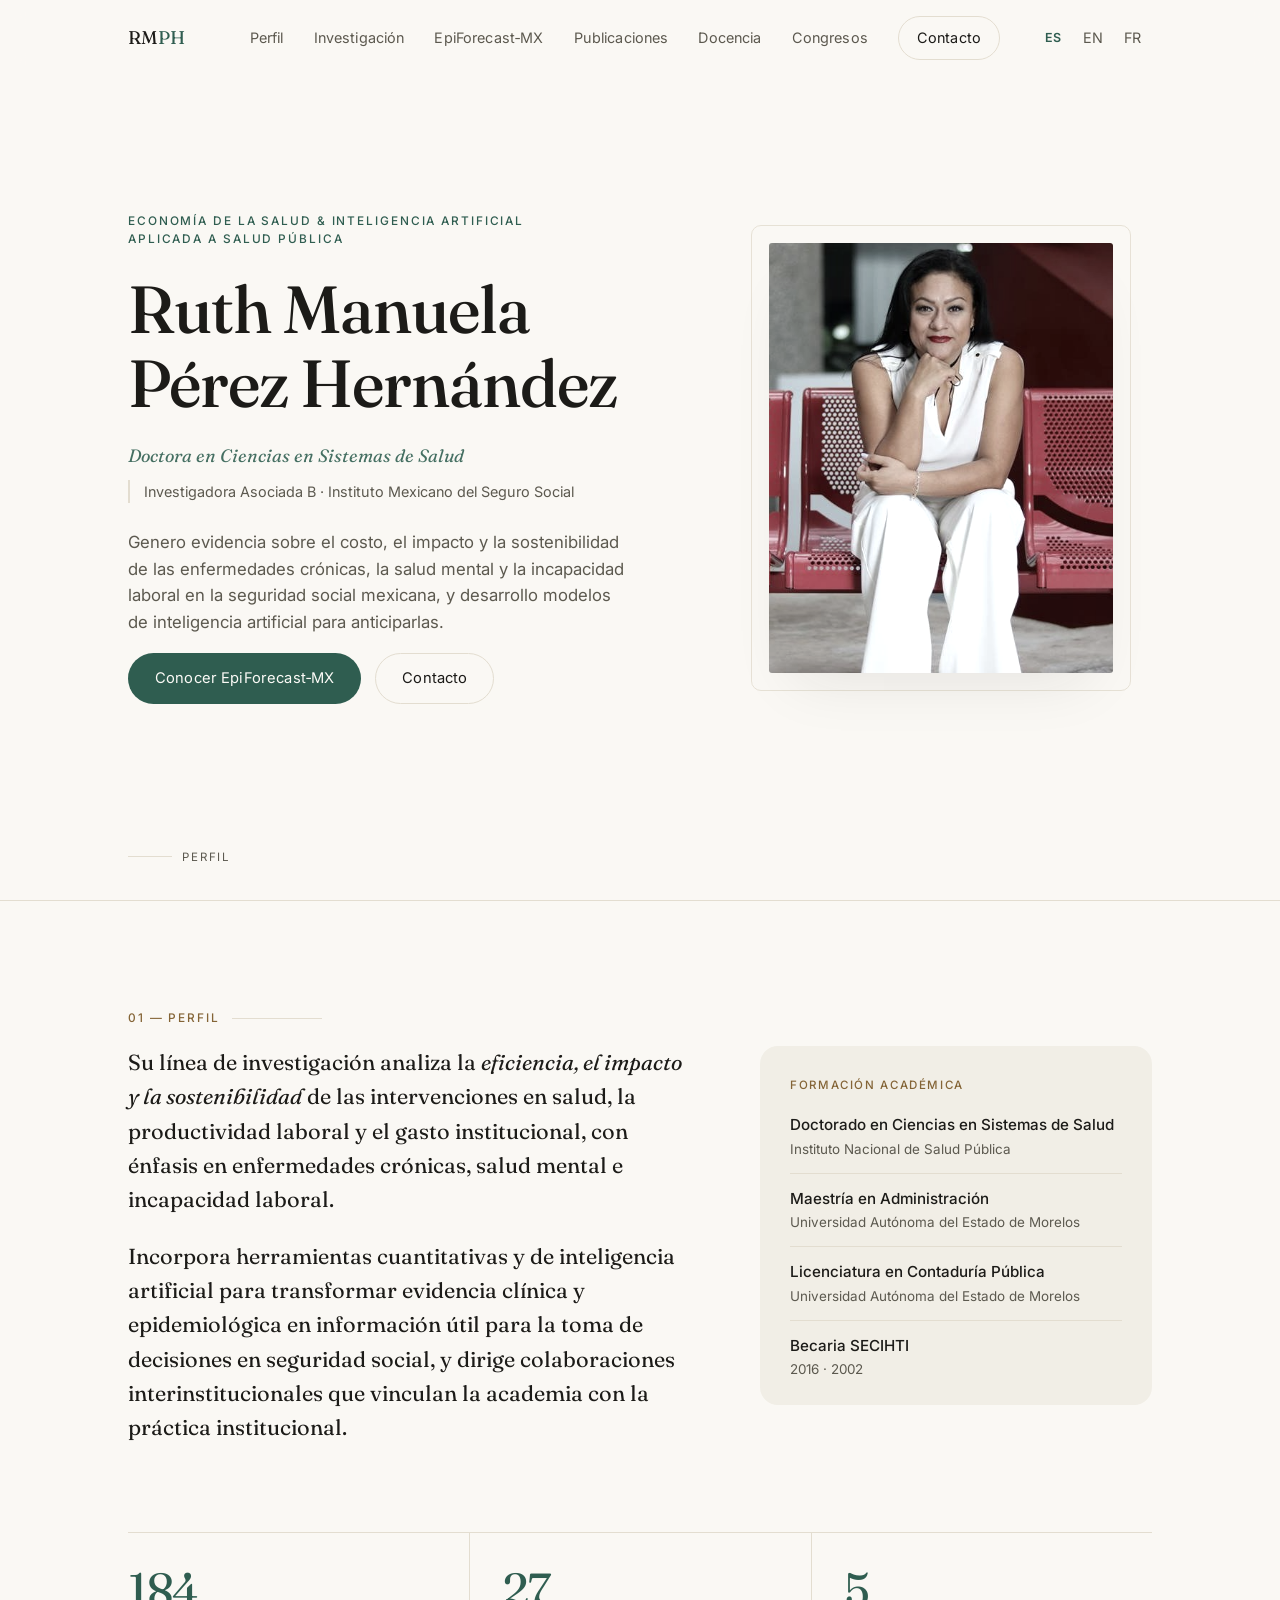
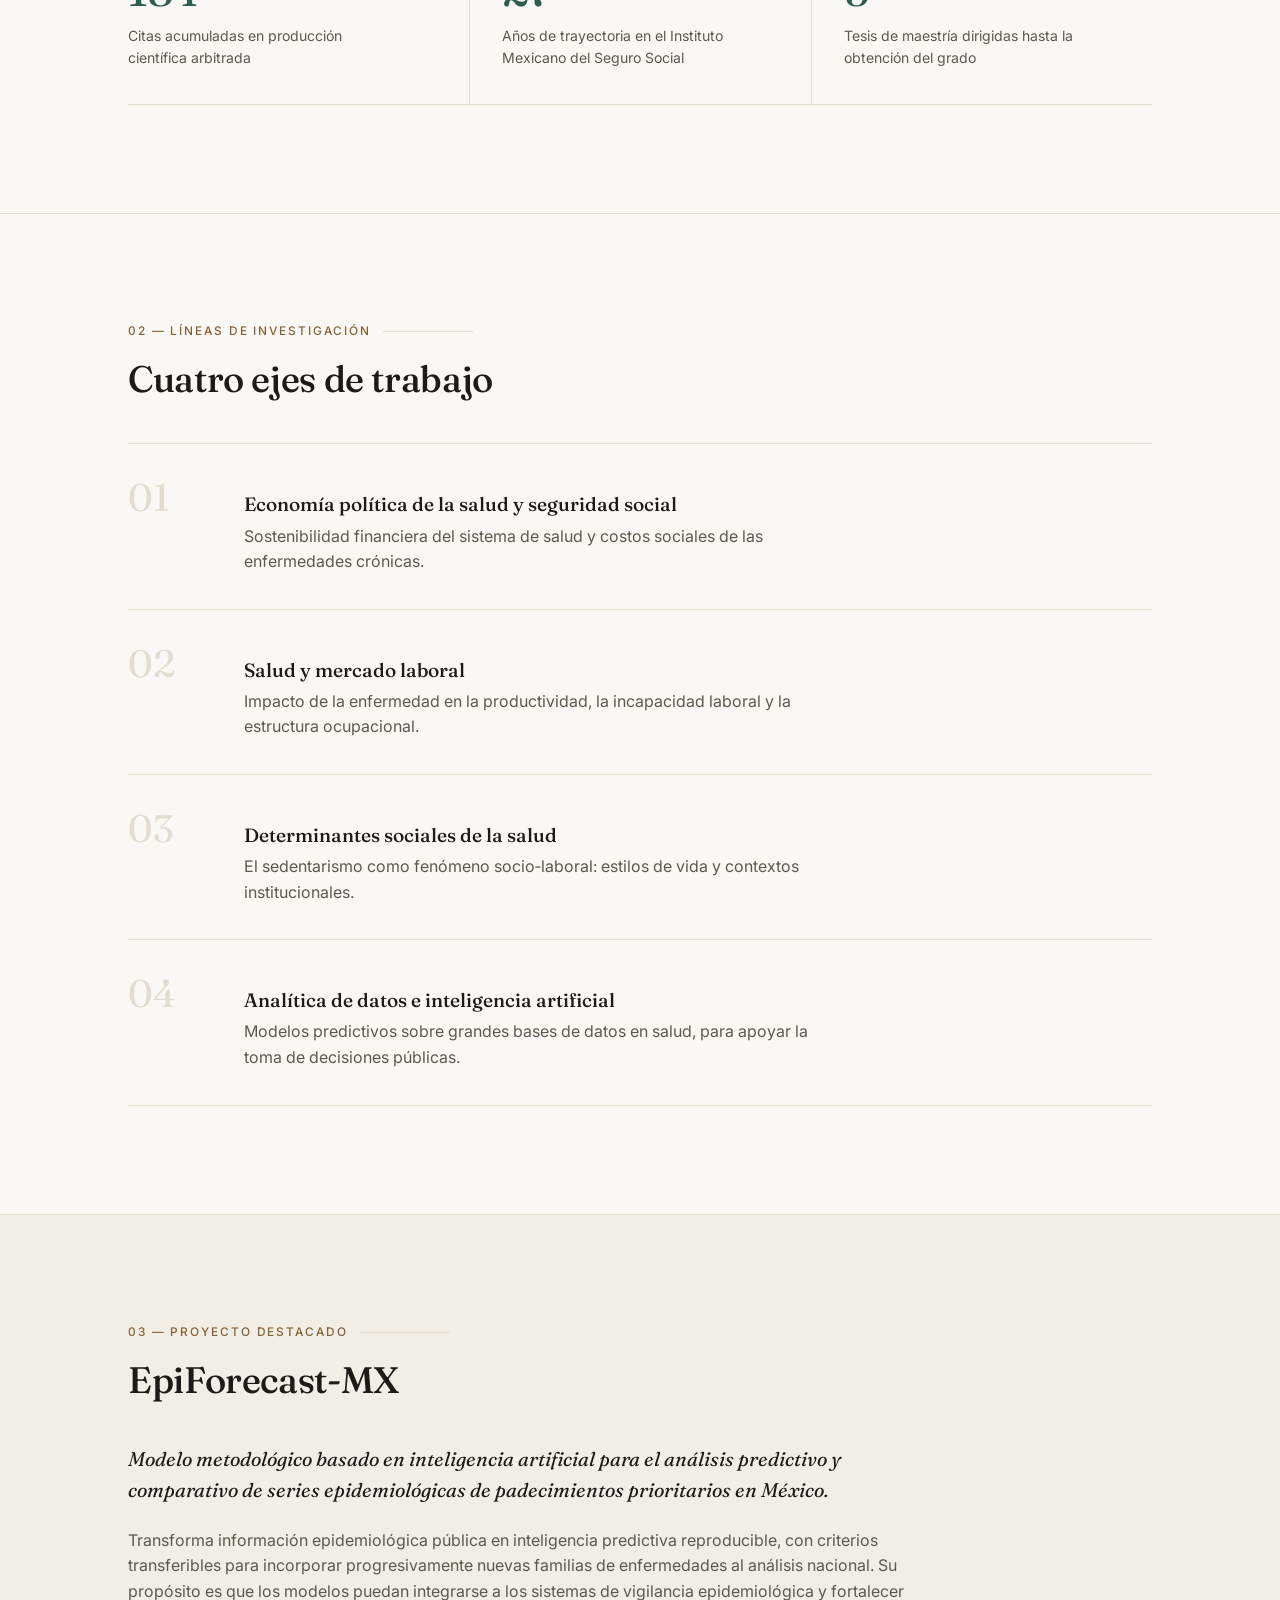
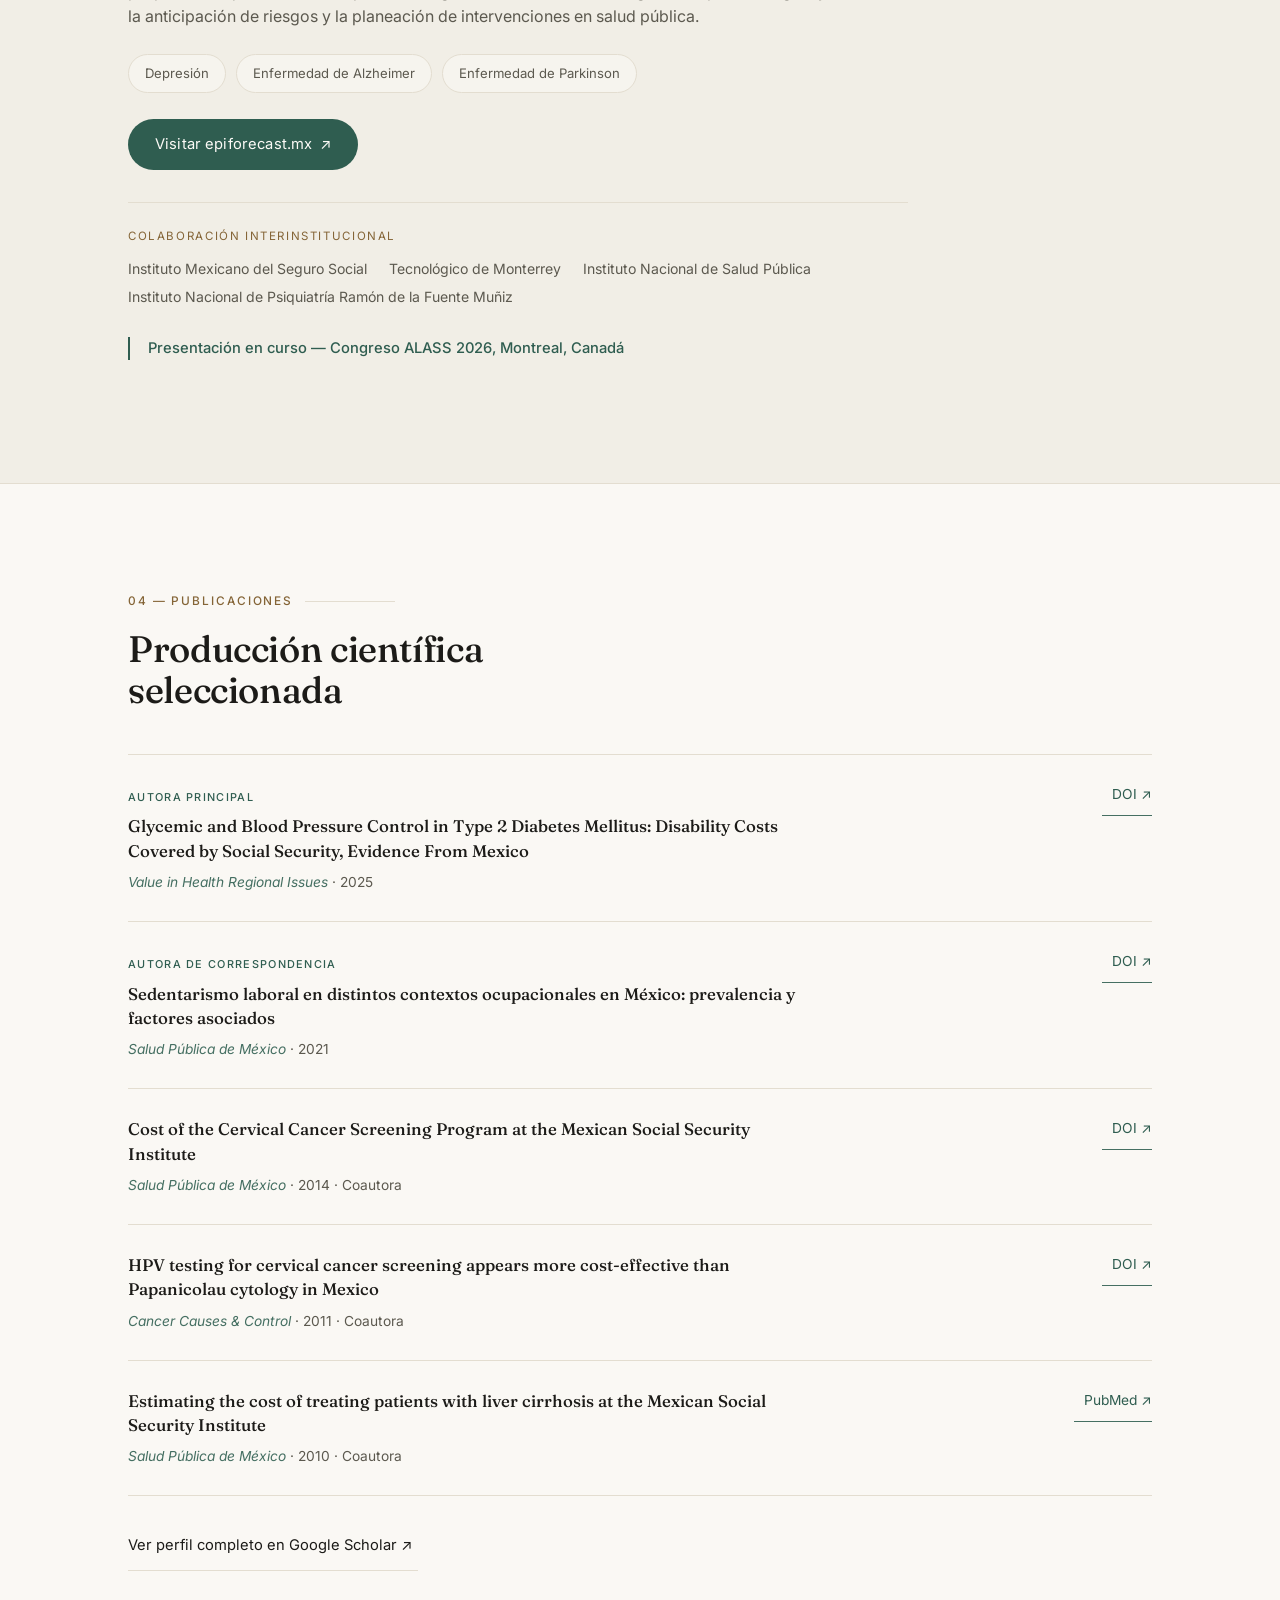
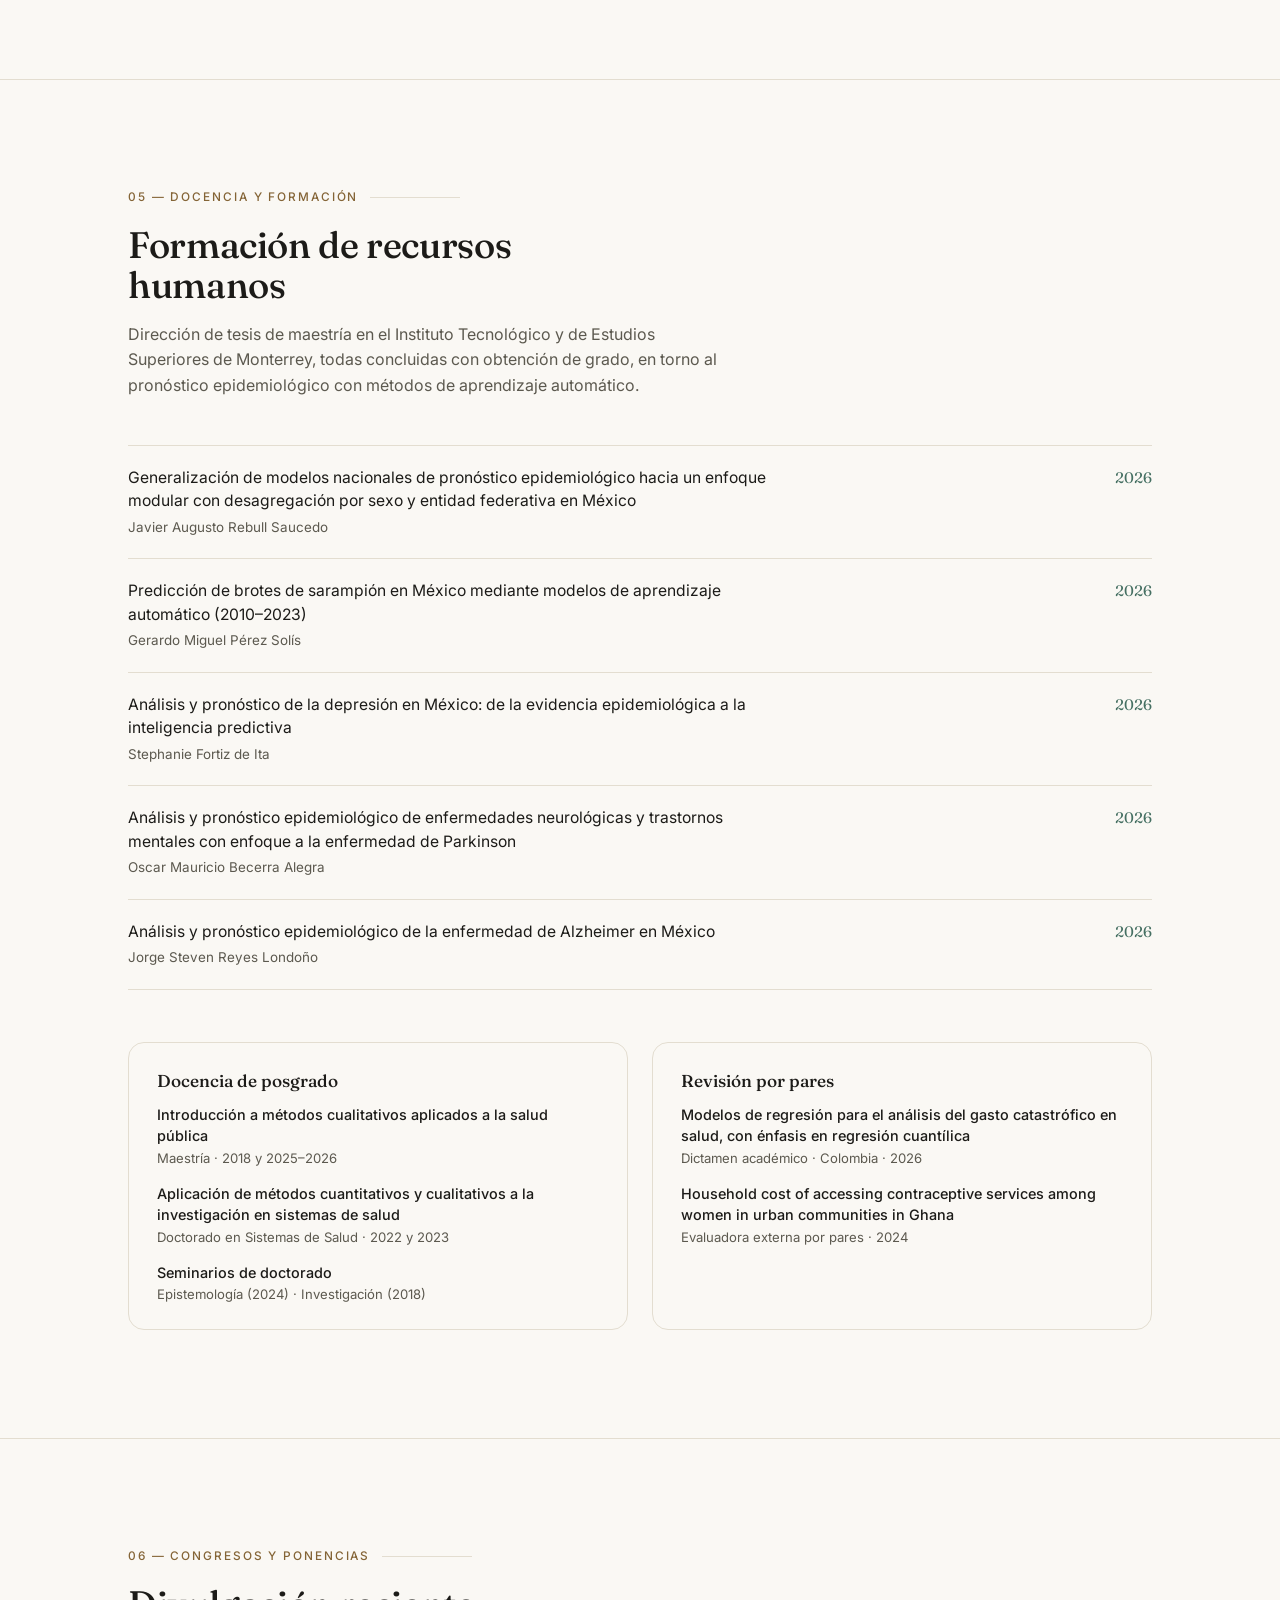
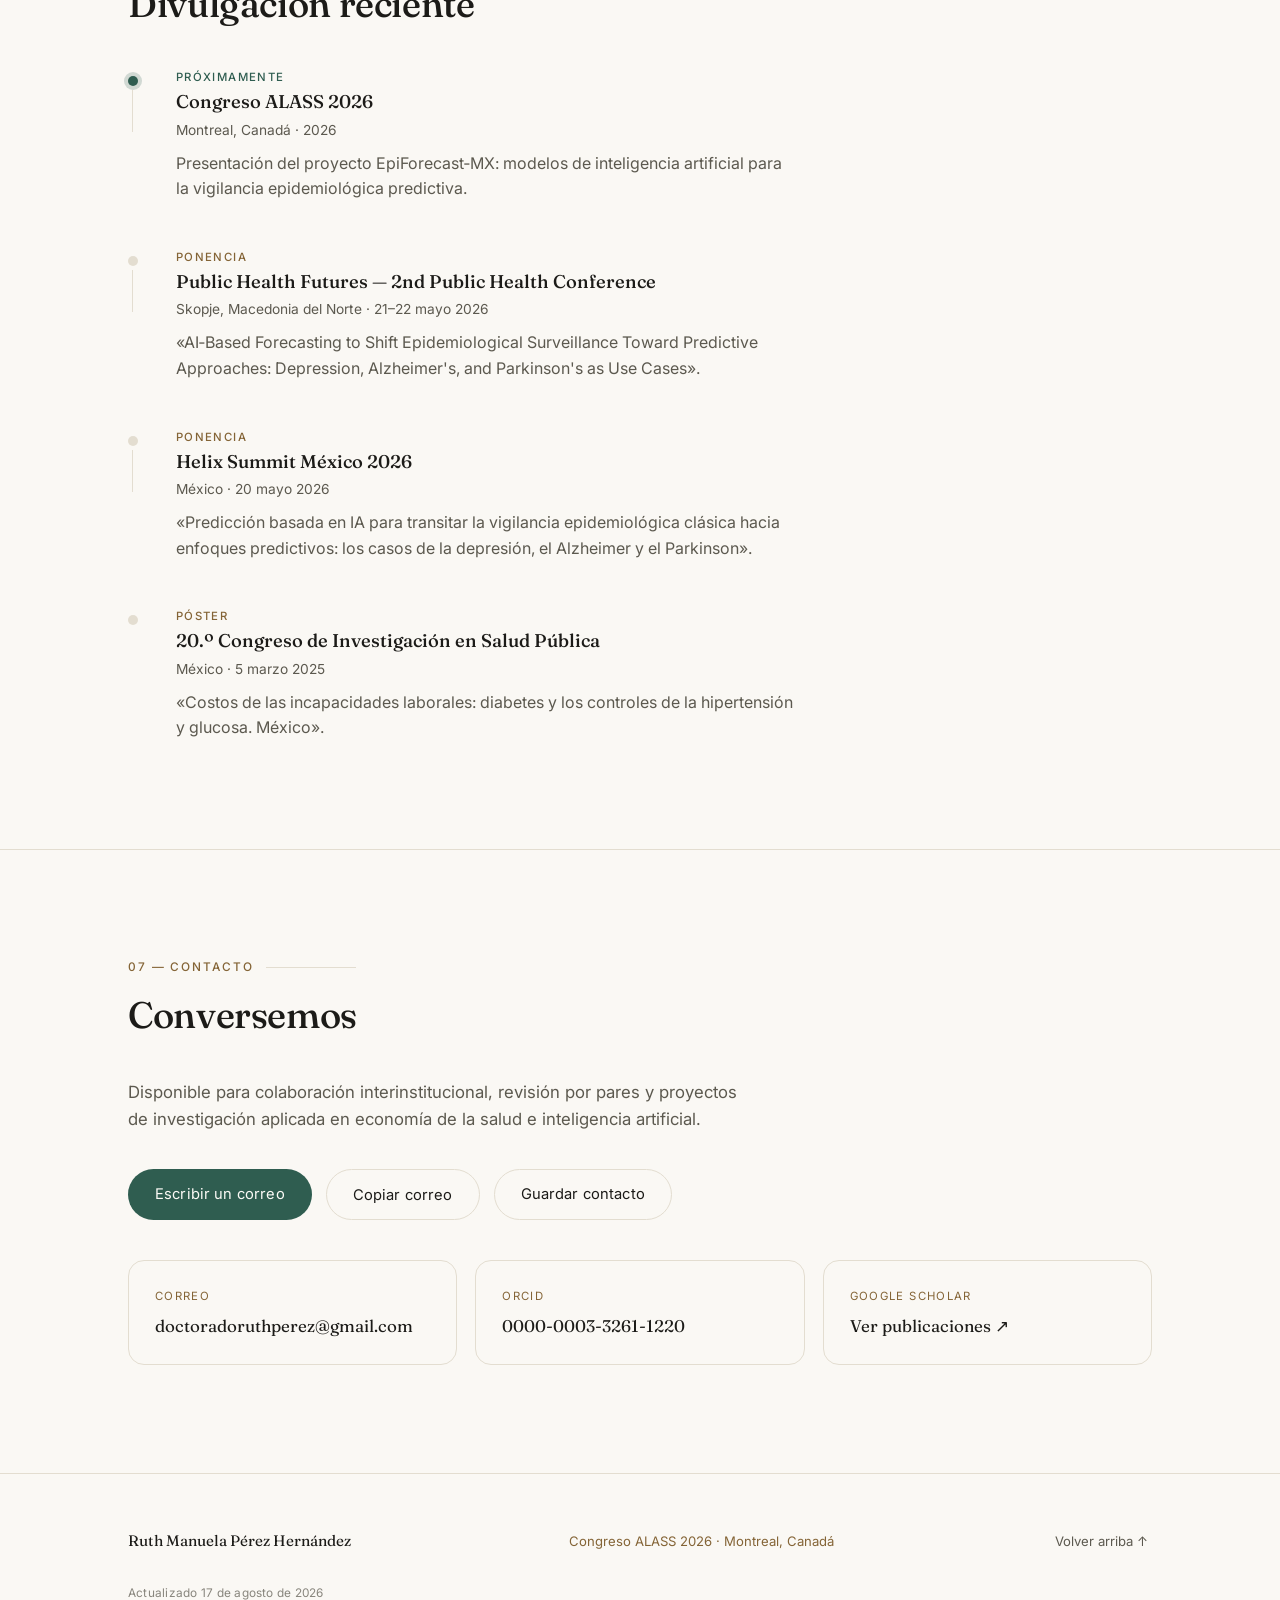
<file: index.html>
<!DOCTYPE html>
<html lang="es">
<head>
<meta charset="UTF-8">
<meta name="viewport" content="width=device-width, initial-scale=1.0">
<title>Ruth Manuela Pérez Hernández — Economía de la Salud &amp; IA aplicada a Salud Pública</title>
<meta name="description" content="Doctora en Ciencias en Sistemas de Salud. Economía de la salud, evaluación de políticas públicas e inteligencia artificial aplicada a la vigilancia epidemiológica. Instituto Mexicano del Seguro Social.">
<meta name="theme-color" content="#faf8f4">
<link rel="canonical" href="https://ruthperez.org/">
<link rel="alternate" hreflang="es" href="https://ruthperez.org/">
<link rel="alternate" hreflang="en" href="https://ruthperez.org/en/">
<link rel="alternate" hreflang="fr" href="https://ruthperez.org/fr/">
<link rel="alternate" hreflang="x-default" href="https://ruthperez.org/">

<meta property="og:type" content="profile">
<meta property="og:locale" content="es_MX">
<meta property="og:title" content="Ruth Manuela Pérez Hernández — Dra. en Ciencias en Sistemas de Salud">
<meta property="og:description" content="Economía de la salud, evaluación de políticas públicas e inteligencia artificial aplicada a la vigilancia epidemiológica.">
<meta property="og:image" content="https://ruthperez.org/assets/ruth-profile.jpg">
<meta name="twitter:card" content="summary">

<link rel="icon" href="data:image/svg+xml,%3Csvg xmlns='http://www.w3.org/2000/svg' viewBox='0 0 64 64'%3E%3Crect width='64' height='64' rx='14' fill='%232f5d50'/%3E%3Ctext x='32' y='42' font-family='Georgia,serif' font-size='28' fill='%23faf8f4' text-anchor='middle'%3ER%3C/text%3E%3C/svg%3E">

<link rel="preconnect" href="https://fonts.googleapis.com">
<link rel="preconnect" href="https://fonts.gstatic.com" crossorigin>
<link href="https://fonts.googleapis.com/css2?family=Fraunces:ital,opsz,wght@0,9..144,300;0,9..144,400;0,9..144,500;0,9..144,600;1,9..144,400;1,9..144,500&family=Inter:wght@300;400;500;600&display=swap" rel="stylesheet">

<link rel="stylesheet" href="styles.css">

<script type="application/ld+json">
{
  "@context": "https://schema.org",
  "@type": "Person",
  "name": "Ruth Manuela Pérez Hernández",
  "honorificPrefix": "Dra.",
  "jobTitle": "Investigadora Asociada B",
  "affiliation": { "@type": "Organization", "name": "Instituto Mexicano del Seguro Social" },
  "email": "mailto:doctoradoruthperez@gmail.com",
  "identifier": "https://orcid.org/0000-0003-3261-1220",
  "sameAs": [
    "https://orcid.org/0000-0003-3261-1220",
    "https://scholar.google.com.mx/citations?user=G9jRzNEAAAAJ"
  ],
  "knowsAbout": ["Economía de la salud", "Evaluación de políticas públicas", "Inteligencia artificial aplicada a la salud pública", "Vigilancia epidemiológica"]
}
</script>
</head>
<body>

<a class="skip-link" href="#perfil">Saltar al contenido</a>

<header class="site-header" id="top">
  <div class="wrap header-inner">
    <a class="brand" href="#top">RM<span>PH</span></a>
    <button class="nav-toggle" id="navToggle" aria-label="Abrir menú" aria-expanded="false" aria-controls="siteNav">
      <span></span><span></span><span></span>
    </button>
    <nav class="site-nav" id="siteNav" aria-label="Navegación principal">
      <a href="#perfil">Perfil</a>
      <a href="#investigacion">Investigación</a>
      <a href="#proyecto">EpiForecast‑MX</a>
      <a href="#publicaciones">Publicaciones</a>
      <a href="#docencia">Docencia</a>
      <a href="#congresos">Congresos</a>
      <a href="#contacto" class="nav-cta">Contacto</a>
      <div class="lang-switch" aria-label="Selector de idioma">
        <span class="lang-current" aria-current="true">ES</span>
        <a href="en/index.html" hreflang="en" lang="en">EN</a>
        <a href="fr/index.html" hreflang="fr" lang="fr">FR</a>
      </div>
    </nav>
  </div>
  <div class="progress-bar" id="progressBar" aria-hidden="true"></div>
</header>

<main>

  <section class="hero wrap">
    <div class="hero-text reveal">
      <p class="eyebrow">Economía de la salud &amp; Inteligencia Artificial aplicada a Salud Pública</p>
      <h1>Ruth Manuela<br>Pérez Hernández</h1>
      <p class="hero-role">Doctora en Ciencias en Sistemas de Salud</p>
      <p class="hero-affil">Investigadora Asociada B · Instituto Mexicano del Seguro Social</p>
      <p class="hero-lede">Genero evidencia sobre el costo, el impacto y la sostenibilidad de las
        enfermedades crónicas, la salud mental y la incapacidad laboral en la
        seguridad social mexicana, y desarrollo modelos de inteligencia
        artificial para anticiparlas.</p>
      <div class="hero-actions">
        <a href="#proyecto" class="btn btn-primary">Conocer EpiForecast‑MX</a>
        <a href="#contacto" class="btn btn-ghost">Contacto</a>
      </div>
    </div>
    <div class="hero-photo reveal">
      <img src="assets/ruth-profile.jpg" alt="Retrato de Ruth Manuela Pérez Hernández" width="480" height="600" fetchpriority="high">
    </div>
    <a class="scroll-cue" href="#perfil"><span class="cue-line"></span>Perfil</a>
  </section>

  <section id="perfil" class="section perfil">
    <div class="wrap">
      <p class="section-label reveal">01 — Perfil</p>
      <div class="perfil-grid">
        <div>
          <p class="perfil-text reveal">Su línea de investigación analiza la <em>eficiencia, el impacto y la
            sostenibilidad</em> de las intervenciones en salud, la productividad
            laboral y el gasto institucional, con énfasis en enfermedades
            crónicas, salud mental e incapacidad laboral.</p>
          <p class="perfil-text reveal">Incorpora herramientas cuantitativas y de inteligencia artificial para
            transformar evidencia clínica y epidemiológica en información útil
            para la toma de decisiones en seguridad social, y dirige
            colaboraciones interinstitucionales que vinculan la academia con la
            práctica institucional.</p>
        </div>
        <aside class="formacion-panel reveal">
          <p class="panel-heading">Formación académica</p>
          <dl class="formacion">
            <div>
              <dt>Doctorado en Ciencias en Sistemas de Salud</dt>
              <dd>Instituto Nacional de Salud Pública</dd>
            </div>
            <div>
              <dt>Maestría en Administración</dt>
              <dd>Universidad Autónoma del Estado de Morelos</dd>
            </div>
            <div>
              <dt>Licenciatura en Contaduría Pública</dt>
              <dd>Universidad Autónoma del Estado de Morelos</dd>
            </div>
            <div>
              <dt>Becaria SECIHTI</dt>
              <dd>2016 · 2002</dd>
            </div>
          </dl>
        </aside>
      </div>

      <div class="stats-band reveal">
        <div class="stat">
          <span class="stat-num">184</span>
          <span class="stat-label">Citas acumuladas en producción científica arbitrada</span>
        </div>
        <div class="stat">
          <span class="stat-num">27</span>
          <span class="stat-label">Años de trayectoria en el Instituto Mexicano del Seguro Social</span>
        </div>
        <div class="stat">
          <span class="stat-num">5</span>
          <span class="stat-label">Tesis de maestría dirigidas hasta la obtención del grado</span>
        </div>
      </div>
    </div>
  </section>

  <section id="investigacion" class="section investigacion">
    <div class="wrap">
      <p class="section-label reveal">02 — Líneas de investigación</p>
      <h2 class="section-title reveal">Cuatro ejes de trabajo</h2>
      <ol class="lineas">
        <li class="reveal">
          <span class="linea-num">01</span>
          <div>
            <h3>Economía política de la salud y seguridad social</h3>
            <p>Sostenibilidad financiera del sistema de salud y costos sociales de las enfermedades crónicas.</p>
          </div>
        </li>
        <li class="reveal">
          <span class="linea-num">02</span>
          <div>
            <h3>Salud y mercado laboral</h3>
            <p>Impacto de la enfermedad en la productividad, la incapacidad laboral y la estructura ocupacional.</p>
          </div>
        </li>
        <li class="reveal">
          <span class="linea-num">03</span>
          <div>
            <h3>Determinantes sociales de la salud</h3>
            <p>El sedentarismo como fenómeno socio‑laboral: estilos de vida y contextos institucionales.</p>
          </div>
        </li>
        <li class="reveal">
          <span class="linea-num">04</span>
          <div>
            <h3>Analítica de datos e inteligencia artificial</h3>
            <p>Modelos predictivos sobre grandes bases de datos en salud, para apoyar la toma de decisiones públicas.</p>
          </div>
        </li>
      </ol>
    </div>
  </section>

  <section id="proyecto" class="section proyecto">
    <div class="wrap proyecto-grid">
      <div class="reveal">
        <p class="section-label">03 — Proyecto destacado</p>
        <h2 class="section-title">EpiForecast‑MX</h2>
        <p class="proyecto-sub">Modelo metodológico basado en inteligencia artificial para el análisis
          predictivo y comparativo de series epidemiológicas de padecimientos
          prioritarios en México.</p>
        <p>Transforma información epidemiológica pública en inteligencia
          predictiva reproducible, con criterios transferibles para incorporar
          progresivamente nuevas familias de enfermedades al análisis nacional.
          Su propósito es que los modelos puedan integrarse a los sistemas de
          vigilancia epidemiológica y fortalecer la anticipación de riesgos y la
          planeación de intervenciones en salud pública.</p>
        <ul class="tag-list">
          <li>Depresión</li>
          <li>Enfermedad de Alzheimer</li>
          <li>Enfermedad de Parkinson</li>
        </ul>
        <p class="proyecto-cta">
          <a class="btn btn-primary" href="https://epiforecast.mx/" target="_blank" rel="noopener">
            Visitar epiforecast.mx <span aria-hidden="true">↗</span>
          </a>
        </p>
        <div class="partners">
          <p class="partners-label">Colaboración interinstitucional</p>
          <ul>
            <li>Instituto Mexicano del Seguro Social</li>
            <li>Tecnológico de Monterrey</li>
            <li>Instituto Nacional de Salud Pública</li>
            <li>Instituto Nacional de Psiquiatría Ramón de la Fuente Muñiz</li>
          </ul>
        </div>
        <p class="proyecto-status">Presentación en curso — Congreso ALASS 2026, Montreal, Canadá</p>
      </div>
    </div>
  </section>

  <section id="publicaciones" class="section publicaciones">
    <div class="wrap">
      <p class="section-label reveal">04 — Publicaciones</p>
      <h2 class="section-title reveal">Producción científica seleccionada</h2>
      <ul class="pub-list">
        <li class="reveal">
          <div class="pub-main">
            <span class="pub-badge">Autora principal</span>
            <h3>Glycemic and Blood Pressure Control in Type 2 Diabetes Mellitus: Disability Costs Covered by Social Security, Evidence From Mexico</h3>
            <p class="pub-meta"><em>Value in Health Regional Issues</em> · 2025</p>
          </div>
          <a class="pub-link" href="https://doi.org/10.1016/j.vhri.2024.101071" target="_blank" rel="noopener">DOI ↗</a>
        </li>
        <li class="reveal">
          <div class="pub-main">
            <span class="pub-badge">Autora de correspondencia</span>
            <h3>Sedentarismo laboral en distintos contextos ocupacionales en México: prevalencia y factores asociados</h3>
            <p class="pub-meta"><em>Salud Pública de México</em> · 2021</p>
          </div>
          <a class="pub-link" href="https://doi.org/10.21149/12541" target="_blank" rel="noopener">DOI ↗</a>
        </li>
        <li class="reveal">
          <div class="pub-main">
            <h3>Cost of the Cervical Cancer Screening Program at the Mexican Social Security Institute</h3>
            <p class="pub-meta"><em>Salud Pública de México</em> · 2014 · Coautora</p>
          </div>
          <a class="pub-link" href="https://doi.org/10.21149/spm.v56i5.7375" target="_blank" rel="noopener">DOI ↗</a>
        </li>
        <li class="reveal">
          <div class="pub-main">
            <h3>HPV testing for cervical cancer screening appears more cost‑effective than Papanicolau cytology in Mexico</h3>
            <p class="pub-meta"><em>Cancer Causes &amp; Control</em> · 2011 · Coautora</p>
          </div>
          <a class="pub-link" href="https://doi.org/10.1007/s10552-010-9694-3" target="_blank" rel="noopener">DOI ↗</a>
        </li>
        <li class="reveal">
          <div class="pub-main">
            <h3>Estimating the cost of treating patients with liver cirrhosis at the Mexican Social Security Institute</h3>
            <p class="pub-meta"><em>Salud Pública de México</em> · 2010 · Coautora</p>
          </div>
          <a class="pub-link" href="https://pubmed.ncbi.nlm.nih.gov/21271007/" target="_blank" rel="noopener">PubMed ↗</a>
        </li>
      </ul>
      <a class="scholar-link reveal" href="https://scholar.google.com.mx/citations?user=G9jRzNEAAAAJ&hl=es" target="_blank" rel="noopener">Ver perfil completo en Google Scholar ↗</a>
    </div>
  </section>

  <section id="docencia" class="section docencia">
    <div class="wrap">
      <p class="section-label reveal">05 — Docencia y formación</p>
      <h2 class="section-title reveal">Formación de recursos humanos</h2>
      <p class="section-intro reveal">Dirección de tesis de maestría en el Instituto Tecnológico y de Estudios
        Superiores de Monterrey, todas concluidas con obtención de grado, en
        torno al pronóstico epidemiológico con métodos de aprendizaje automático.</p>
      <ul class="tesis-list">
        <li class="reveal">
          <div>
            <p class="tesis-title">Generalización de modelos nacionales de pronóstico epidemiológico hacia un enfoque modular con desagregación por sexo y entidad federativa en México</p>
            <p class="tesis-author">Javier Augusto Rebull Saucedo</p>
          </div>
          <span class="tesis-year">2026</span>
        </li>
        <li class="reveal">
          <div>
            <p class="tesis-title">Predicción de brotes de sarampión en México mediante modelos de aprendizaje automático (2010–2023)</p>
            <p class="tesis-author">Gerardo Miguel Pérez Solís</p>
          </div>
          <span class="tesis-year">2026</span>
        </li>
        <li class="reveal">
          <div>
            <p class="tesis-title">Análisis y pronóstico de la depresión en México: de la evidencia epidemiológica a la inteligencia predictiva</p>
            <p class="tesis-author">Stephanie Fortiz de Ita</p>
          </div>
          <span class="tesis-year">2026</span>
        </li>
        <li class="reveal">
          <div>
            <p class="tesis-title">Análisis y pronóstico epidemiológico de enfermedades neurológicas y trastornos mentales con enfoque a la enfermedad de Parkinson</p>
            <p class="tesis-author">Oscar Mauricio Becerra Alegra</p>
          </div>
          <span class="tesis-year">2026</span>
        </li>
        <li class="reveal">
          <div>
            <p class="tesis-title">Análisis y pronóstico epidemiológico de la enfermedad de Alzheimer en México</p>
            <p class="tesis-author">Jorge Steven Reyes Londoño</p>
          </div>
          <span class="tesis-year">2026</span>
        </li>
      </ul>

      <div class="docencia-grid">
        <div class="docencia-card reveal">
          <h3>Docencia de posgrado</h3>
          <ul>
            <li>
              <strong>Introducción a métodos cualitativos aplicados a la salud pública</strong>
              <span class="meta">Maestría · 2018 y 2025–2026</span>
            </li>
            <li>
              <strong>Aplicación de métodos cuantitativos y cualitativos a la investigación en sistemas de salud</strong>
              <span class="meta">Doctorado en Sistemas de Salud · 2022 y 2023</span>
            </li>
            <li>
              <strong>Seminarios de doctorado</strong>
              <span class="meta">Epistemología (2024) · Investigación (2018)</span>
            </li>
          </ul>
        </div>
        <div class="docencia-card reveal">
          <h3>Revisión por pares</h3>
          <ul>
            <li>
              <strong>Modelos de regresión para el análisis del gasto catastrófico en salud, con énfasis en regresión cuantílica</strong>
              <span class="meta">Dictamen académico · Colombia · 2026</span>
            </li>
            <li>
              <strong>Household cost of accessing contraceptive services among women in urban communities in Ghana</strong>
              <span class="meta">Evaluadora externa por pares · 2024</span>
            </li>
          </ul>
        </div>
      </div>
    </div>
  </section>

  <section id="congresos" class="section congresos">
    <div class="wrap">
      <p class="section-label reveal">06 — Congresos y ponencias</p>
      <h2 class="section-title reveal">Divulgación reciente</h2>
      <ol class="timeline">
        <li class="reveal is-upcoming">
          <div class="tl-marker"></div>
          <div class="tl-content">
            <p class="tl-tag">Próximamente</p>
            <h3>Congreso ALASS 2026</h3>
            <p class="tl-meta">Montreal, Canadá · 2026</p>
            <p>Presentación del proyecto EpiForecast‑MX: modelos de inteligencia artificial para la vigilancia epidemiológica predictiva.</p>
          </div>
        </li>
        <li class="reveal">
          <div class="tl-marker"></div>
          <div class="tl-content">
            <p class="tl-tag">Ponencia</p>
            <h3>Public Health Futures — 2nd Public Health Conference</h3>
            <p class="tl-meta">Skopje, Macedonia del Norte · 21–22 mayo 2026</p>
            <p>«AI‑Based Forecasting to Shift Epidemiological Surveillance Toward Predictive Approaches: Depression, Alzheimer's, and Parkinson's as Use Cases».</p>
          </div>
        </li>
        <li class="reveal">
          <div class="tl-marker"></div>
          <div class="tl-content">
            <p class="tl-tag">Ponencia</p>
            <h3>Helix Summit México 2026</h3>
            <p class="tl-meta">México · 20 mayo 2026</p>
            <p>«Predicción basada en IA para transitar la vigilancia epidemiológica clásica hacia enfoques predictivos: los casos de la depresión, el Alzheimer y el Parkinson».</p>
          </div>
        </li>
        <li class="reveal">
          <div class="tl-marker"></div>
          <div class="tl-content">
            <p class="tl-tag">Póster</p>
            <h3>20.º Congreso de Investigación en Salud Pública</h3>
            <p class="tl-meta">México · 5 marzo 2025</p>
            <p>«Costos de las incapacidades laborales: diabetes y los controles de la hipertensión y glucosa. México».</p>
          </div>
        </li>
      </ol>
    </div>
  </section>

  <section id="contacto" class="section contacto">
    <div class="wrap">
      <p class="section-label reveal">07 — Contacto</p>
      <h2 class="section-title reveal">Conversemos</h2>
      <p class="contacto-lede reveal">Disponible para colaboración interinstitucional, revisión por pares
        y proyectos de investigación aplicada en economía de la salud e
        inteligencia artificial.</p>

      <div class="contact-actions reveal">
        <a class="btn btn-primary" href="mailto:doctoradoruthperez@gmail.com">Escribir un correo</a>
        <button class="btn btn-ghost copy-btn" id="copyEmail" type="button"
                data-email="doctoradoruthperez@gmail.com"
                data-copied="Correo copiado">
          Copiar correo
          <span class="copied" aria-hidden="true">Copiado</span>
        </button>
        <a class="btn btn-ghost" href="assets/ruth-perez-hernandez.vcf" download>Guardar contacto</a>
      </div>

      <div class="contact-grid reveal">
        <a class="contact-card" href="mailto:doctoradoruthperez@gmail.com">
          <span class="contact-label">Correo</span>
          <span class="contact-value">doctoradoruthperez@gmail.com</span>
        </a>
        <a class="contact-card" href="https://orcid.org/0000-0003-3261-1220" target="_blank" rel="noopener">
          <span class="contact-label">ORCID</span>
          <span class="contact-value">0000‑0003‑3261‑1220</span>
        </a>
        <a class="contact-card" href="https://scholar.google.com.mx/citations?user=G9jRzNEAAAAJ&hl=es" target="_blank" rel="noopener">
          <span class="contact-label">Google Scholar</span>
          <span class="contact-value">Ver publicaciones ↗</span>
        </a>
      </div>
    </div>
  </section>

</main>

<footer class="site-footer">
  <div class="wrap footer-inner">
    <p class="footer-name">Ruth Manuela Pérez Hernández</p>
    <p class="footer-note">Congreso ALASS 2026 · Montreal, Canadá</p>
    <a class="to-top" href="#top">Volver arriba ↑</a>
  </div>
  <div class="wrap footer-meta">
    <p>Actualizado <time id="lastUpdated" datetime="2026-08-17">2026-08-17</time></p>
  </div>
</footer>

<script src="script.js"></script>
</body>
</html>
</file>
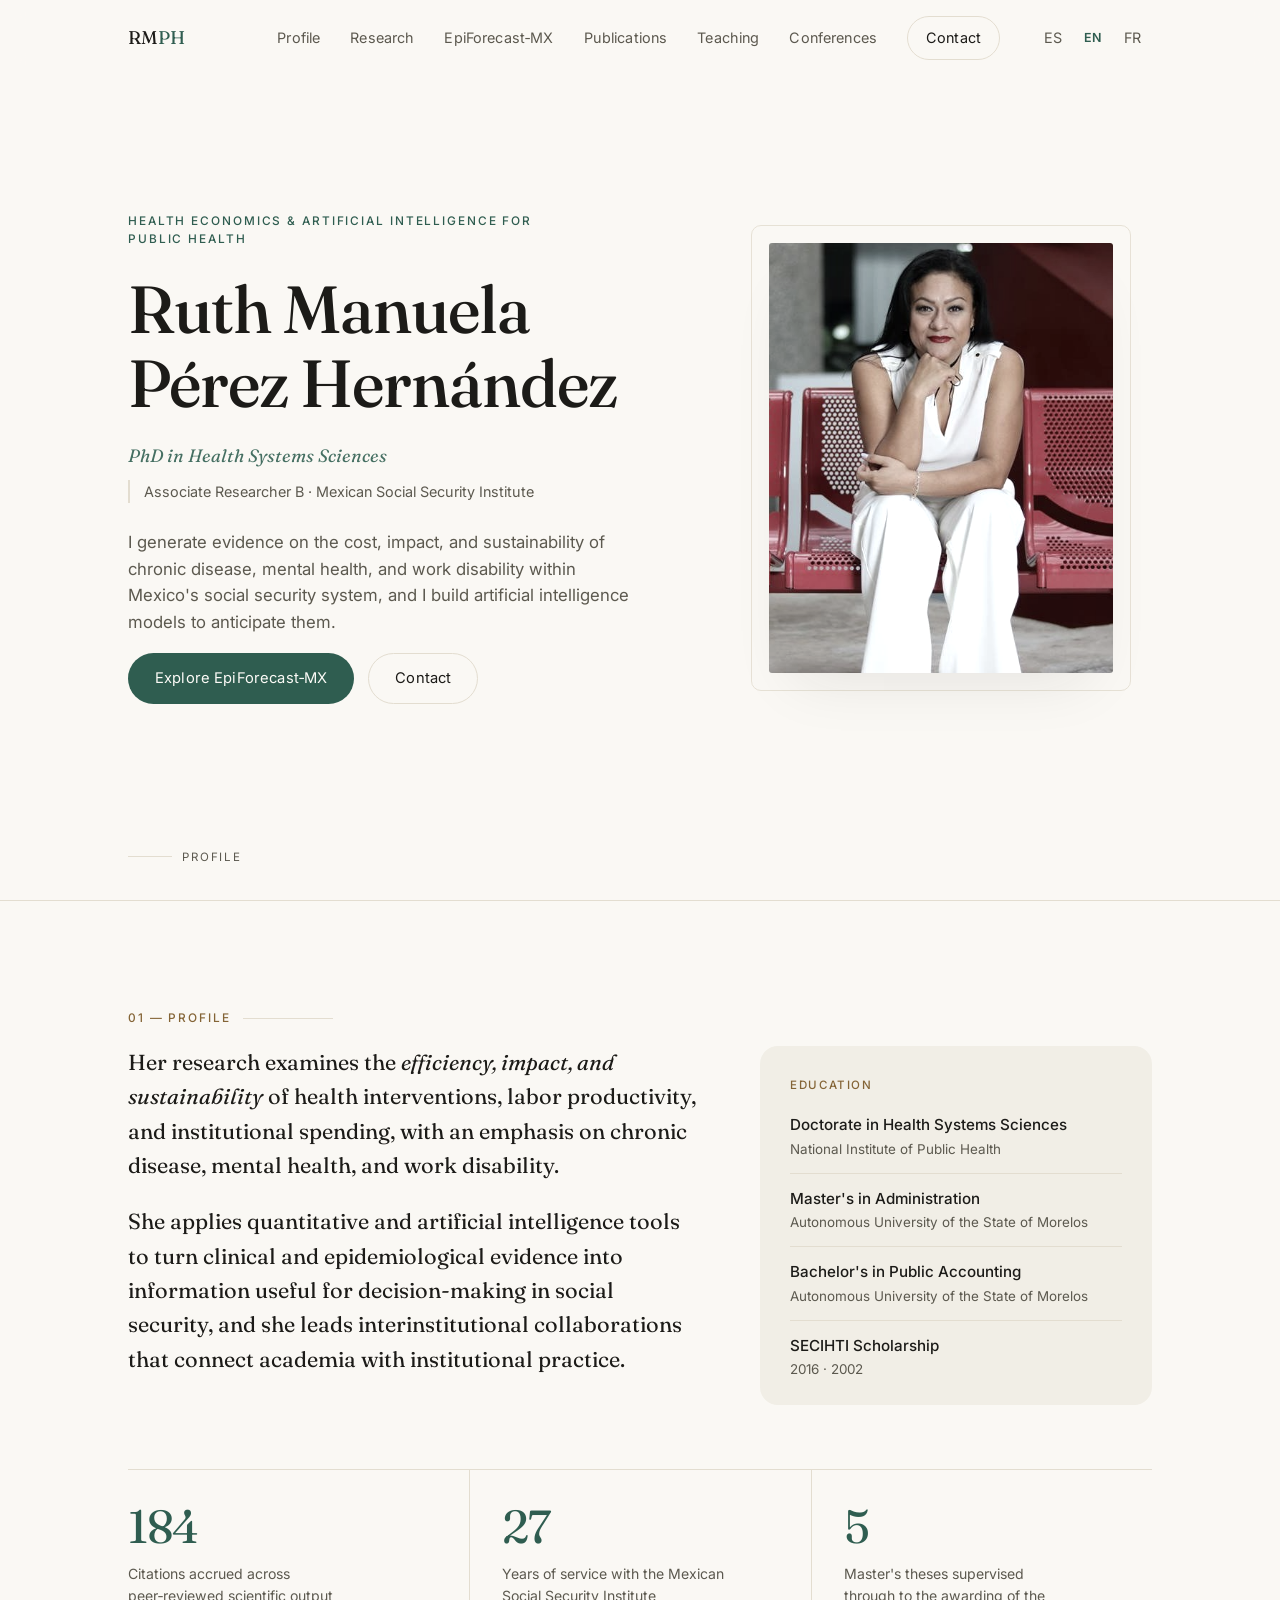
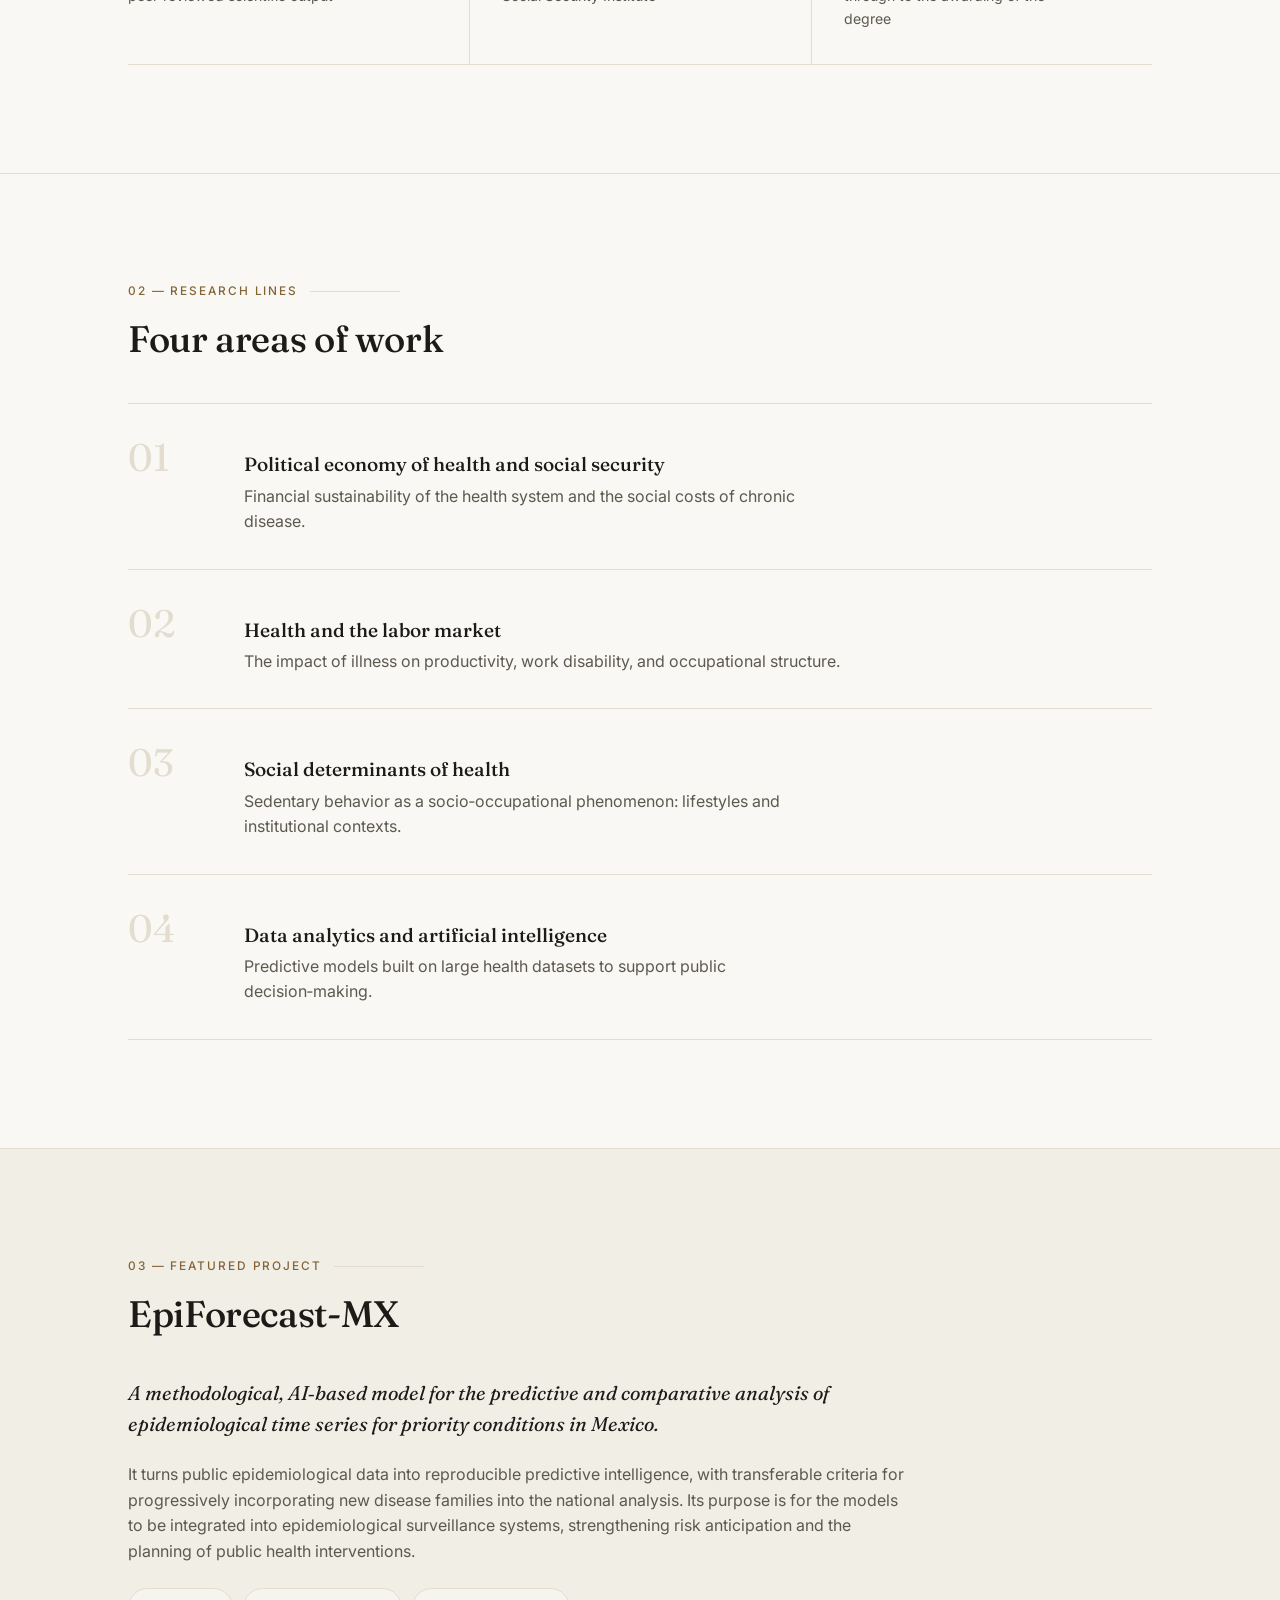
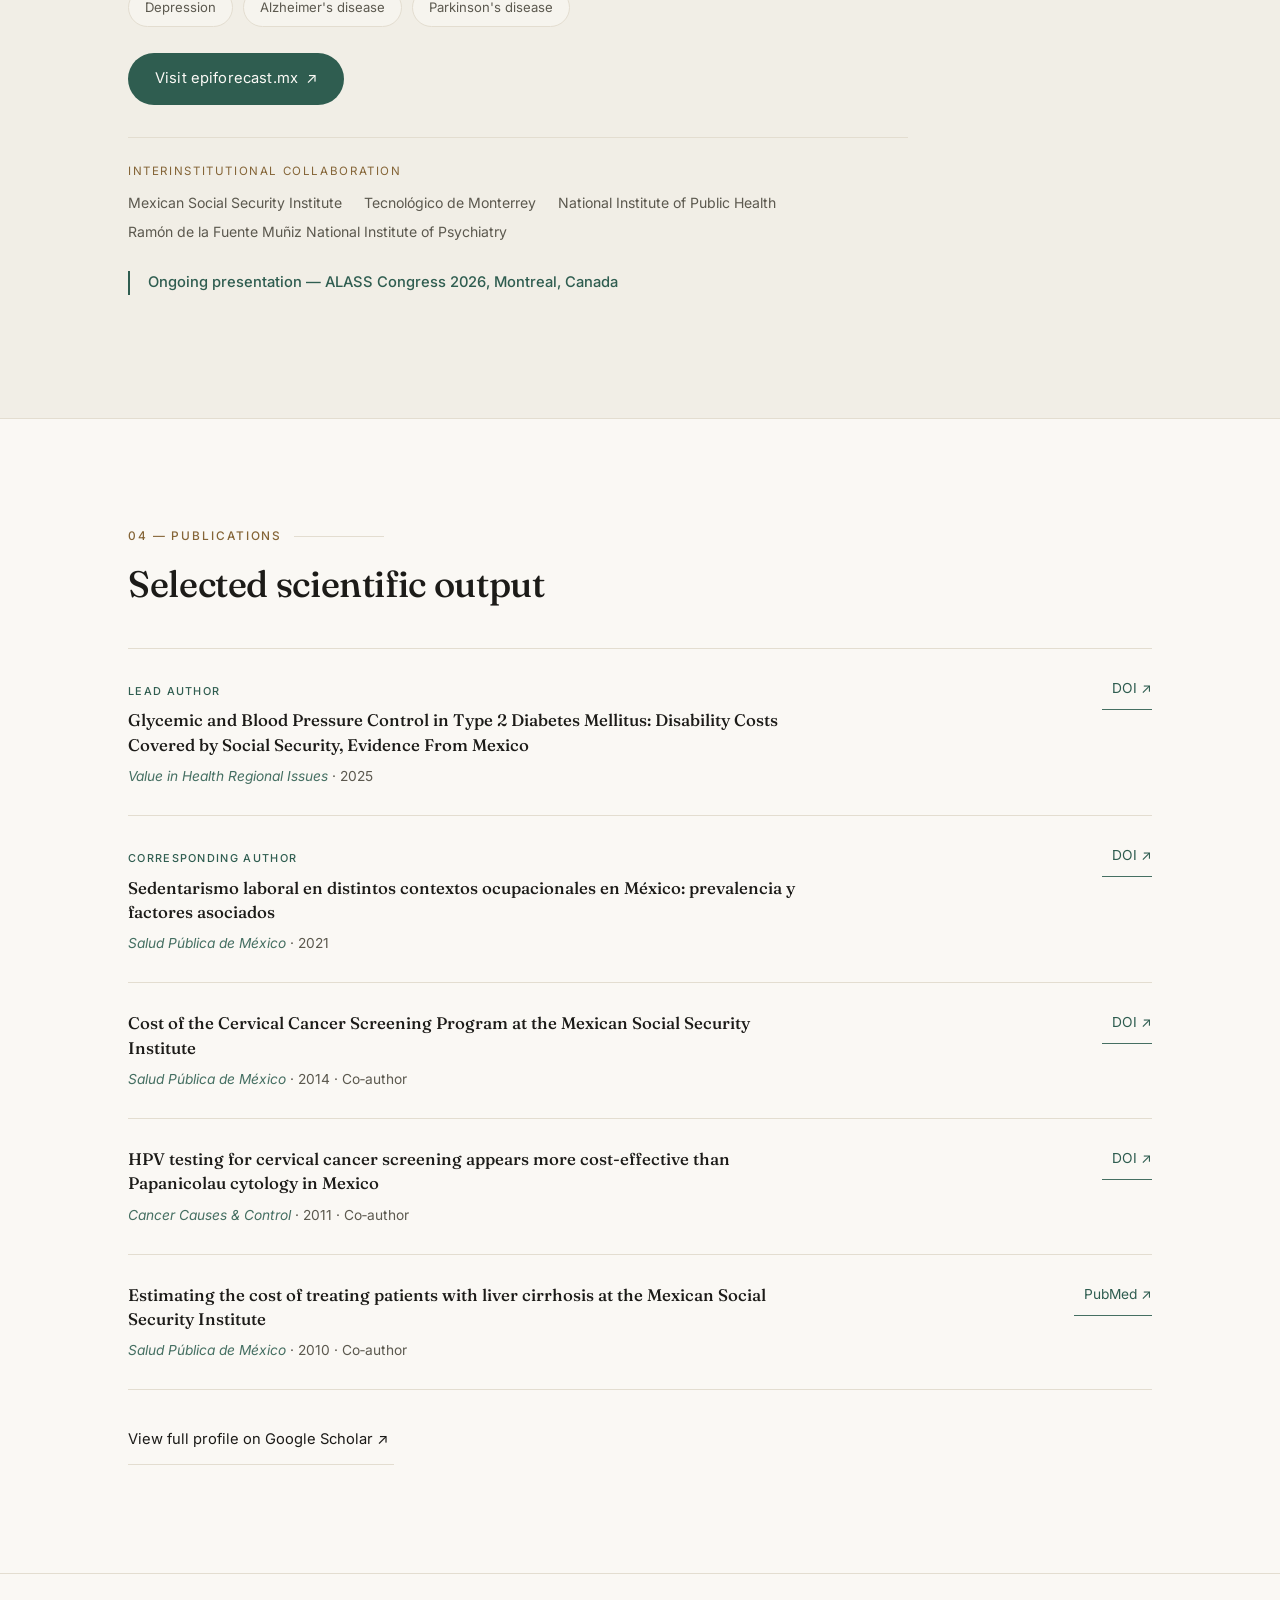
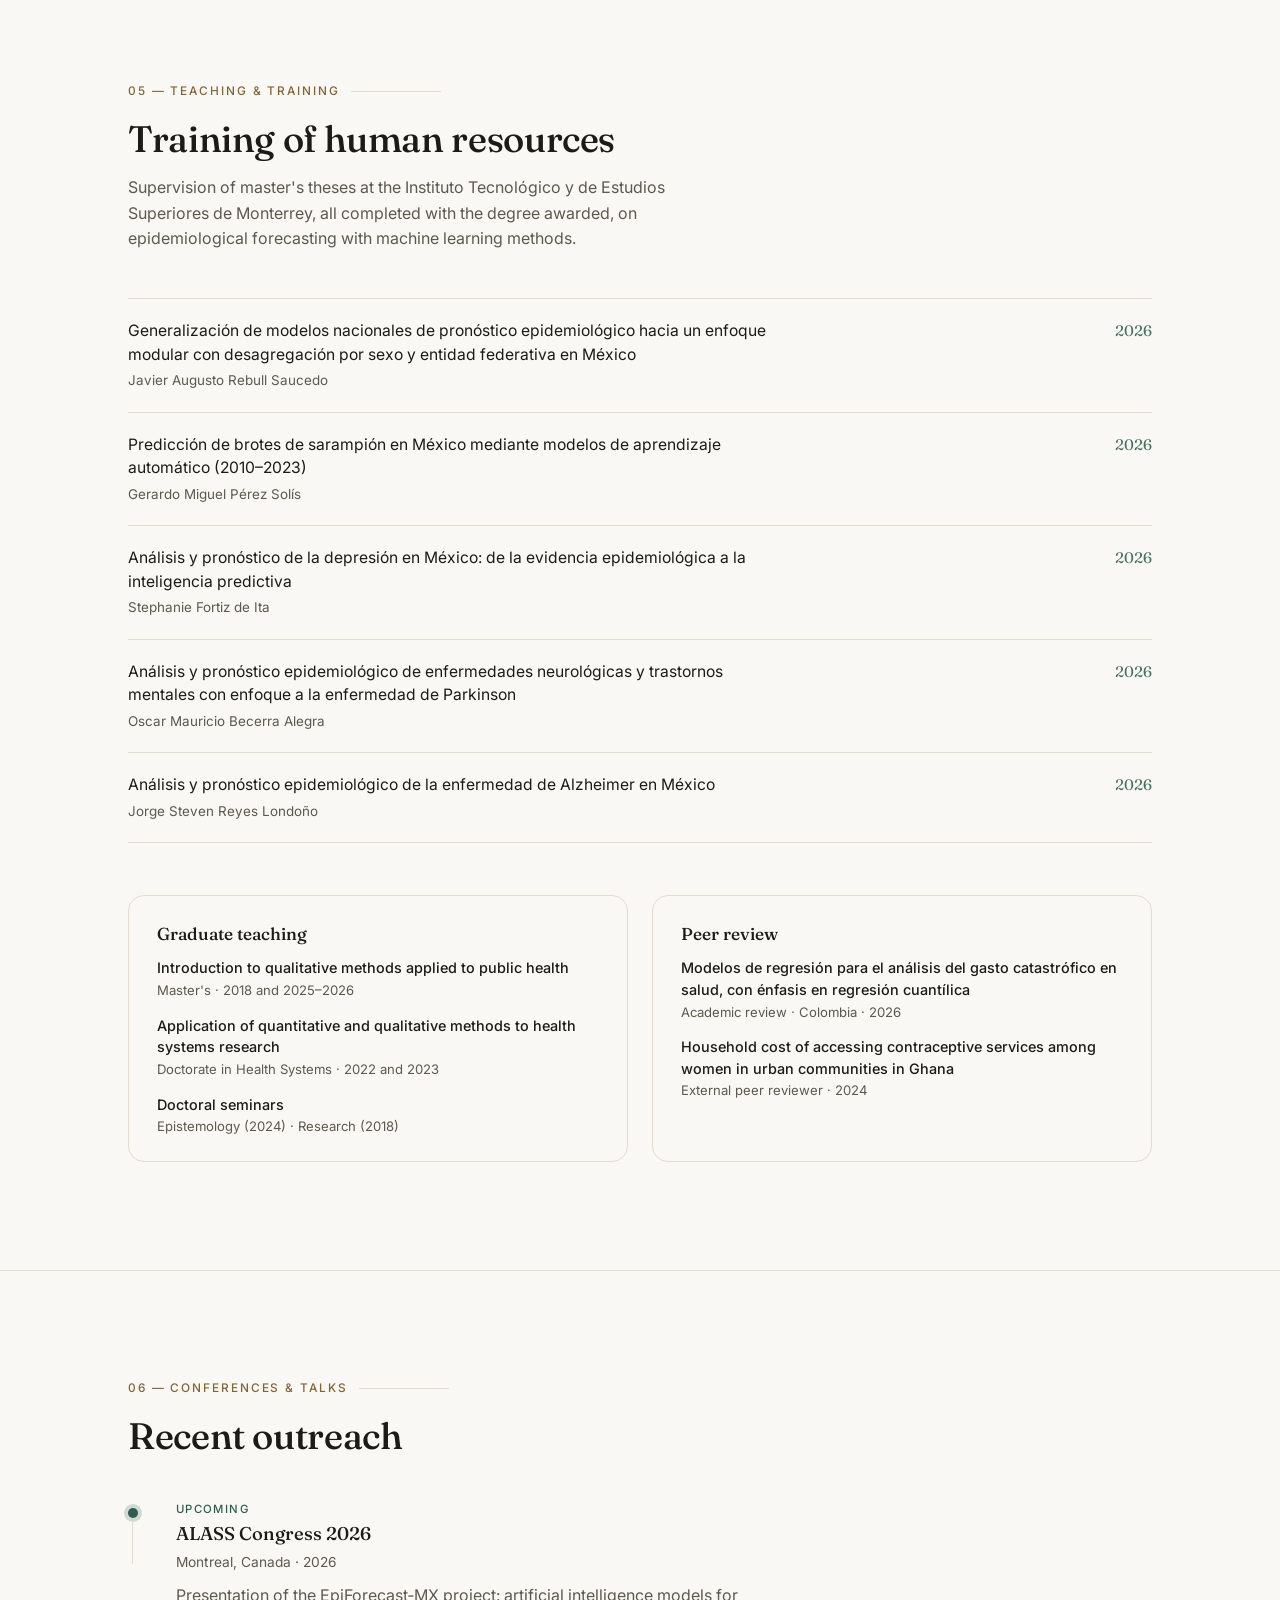
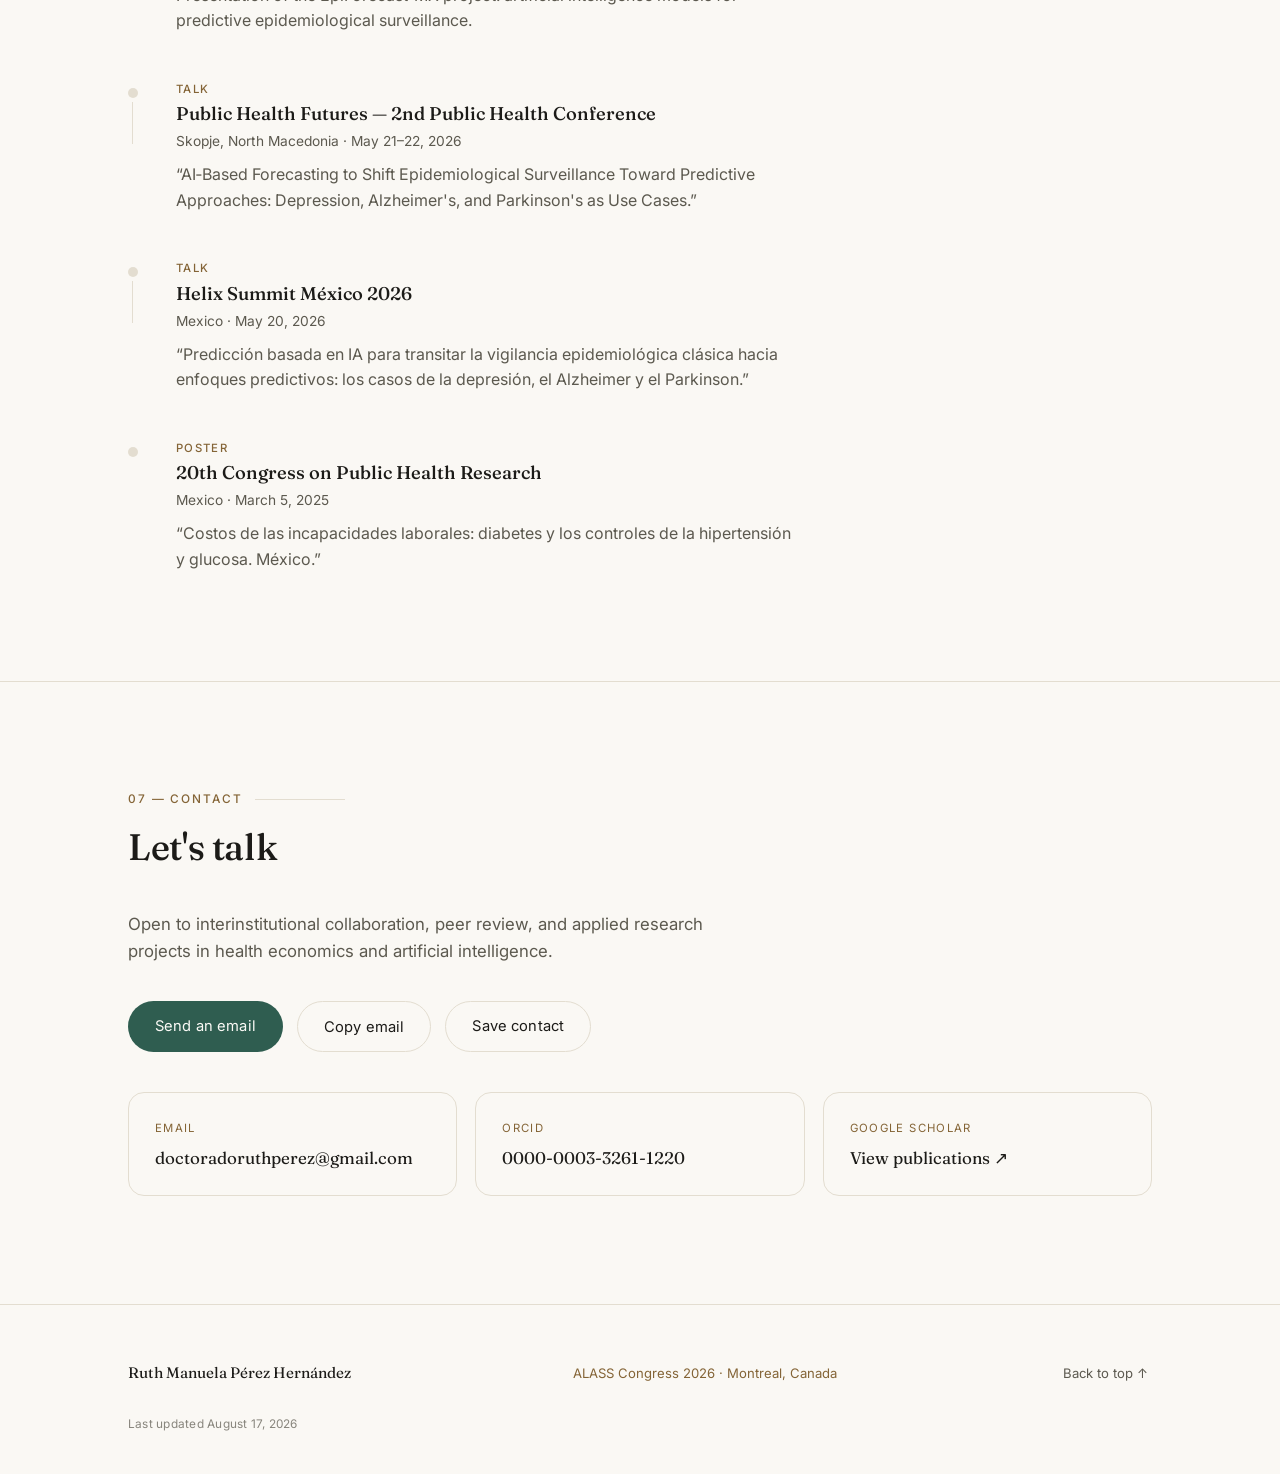
<file: en/index.html>
<!DOCTYPE html>
<html lang="en">
<head>
<meta charset="UTF-8">
<meta name="viewport" content="width=device-width, initial-scale=1.0">
<title>Ruth Manuela Pérez Hernández — Health Economics &amp; AI for Public Health</title>
<meta name="description" content="PhD in Health Systems Sciences. Health economics, public policy evaluation, and artificial intelligence applied to epidemiological surveillance. Mexican Social Security Institute.">
<meta name="theme-color" content="#faf8f4">
<link rel="canonical" href="https://ruthperez.org/en/">
<link rel="alternate" hreflang="es" href="https://ruthperez.org/">
<link rel="alternate" hreflang="en" href="https://ruthperez.org/en/">
<link rel="alternate" hreflang="fr" href="https://ruthperez.org/fr/">
<link rel="alternate" hreflang="x-default" href="https://ruthperez.org/">

<meta property="og:type" content="profile">
<meta property="og:locale" content="en_US">
<meta property="og:title" content="Ruth Manuela Pérez Hernández — PhD in Health Systems Sciences">
<meta property="og:description" content="Health economics, public policy evaluation, and artificial intelligence applied to epidemiological surveillance.">
<meta property="og:image" content="https://ruthperez.org/assets/ruth-profile.jpg">
<meta name="twitter:card" content="summary">

<link rel="icon" href="data:image/svg+xml,%3Csvg xmlns='http://www.w3.org/2000/svg' viewBox='0 0 64 64'%3E%3Crect width='64' height='64' rx='14' fill='%232f5d50'/%3E%3Ctext x='32' y='42' font-family='Georgia,serif' font-size='28' fill='%23faf8f4' text-anchor='middle'%3ER%3C/text%3E%3C/svg%3E">

<link rel="preconnect" href="https://fonts.googleapis.com">
<link rel="preconnect" href="https://fonts.gstatic.com" crossorigin>
<link href="https://fonts.googleapis.com/css2?family=Fraunces:ital,opsz,wght@0,9..144,300;0,9..144,400;0,9..144,500;0,9..144,600;1,9..144,400;1,9..144,500&family=Inter:wght@300;400;500;600&display=swap" rel="stylesheet">

<link rel="stylesheet" href="../styles.css">

<script type="application/ld+json">
{
  "@context": "https://schema.org",
  "@type": "Person",
  "name": "Ruth Manuela Pérez Hernández",
  "honorificPrefix": "Dra.",
  "jobTitle": "Associate Researcher B",
  "affiliation": { "@type": "Organization", "name": "Instituto Mexicano del Seguro Social" },
  "email": "mailto:doctoradoruthperez@gmail.com",
  "identifier": "https://orcid.org/0000-0003-3261-1220",
  "sameAs": [
    "https://orcid.org/0000-0003-3261-1220",
    "https://scholar.google.com.mx/citations?user=G9jRzNEAAAAJ"
  ],
  "knowsAbout": ["Health economics", "Public policy evaluation", "Artificial intelligence applied to public health", "Epidemiological surveillance"]
}
</script>
</head>
<body>

<a class="skip-link" href="#perfil">Skip to content</a>

<header class="site-header" id="top">
  <div class="wrap header-inner">
    <a class="brand" href="#top">RM<span>PH</span></a>
    <button class="nav-toggle" id="navToggle" aria-label="Open menu" aria-expanded="false" aria-controls="siteNav">
      <span></span><span></span><span></span>
    </button>
    <nav class="site-nav" id="siteNav" aria-label="Main navigation">
      <a href="#perfil">Profile</a>
      <a href="#investigacion">Research</a>
      <a href="#proyecto">EpiForecast‑MX</a>
      <a href="#publicaciones">Publications</a>
      <a href="#docencia">Teaching</a>
      <a href="#congresos">Conferences</a>
      <a href="#contacto" class="nav-cta">Contact</a>
      <div class="lang-switch" aria-label="Language selector">
        <a href="../index.html" hreflang="es" lang="es">ES</a>
        <span class="lang-current" aria-current="true">EN</span>
        <a href="../fr/index.html" hreflang="fr" lang="fr">FR</a>
      </div>
    </nav>
  </div>
  <div class="progress-bar" id="progressBar" aria-hidden="true"></div>
</header>

<main>

  <section class="hero wrap">
    <div class="hero-text reveal">
      <p class="eyebrow">Health Economics &amp; Artificial Intelligence for Public Health</p>
      <h1>Ruth Manuela<br>Pérez Hernández</h1>
      <p class="hero-role">PhD in Health Systems Sciences</p>
      <p class="hero-affil">Associate Researcher B · Mexican Social Security Institute</p>
      <p class="hero-lede">I generate evidence on the cost, impact, and sustainability of chronic
        disease, mental health, and work disability within Mexico's social
        security system, and I build artificial intelligence models to
        anticipate them.</p>
      <div class="hero-actions">
        <a href="#proyecto" class="btn btn-primary">Explore EpiForecast‑MX</a>
        <a href="#contacto" class="btn btn-ghost">Contact</a>
      </div>
    </div>
    <div class="hero-photo reveal">
      <img src="../assets/ruth-profile.jpg" alt="Portrait of Ruth Manuela Pérez Hernández" width="480" height="600" fetchpriority="high">
    </div>
    <a class="scroll-cue" href="#perfil"><span class="cue-line"></span>Profile</a>
  </section>

  <section id="perfil" class="section perfil">
    <div class="wrap">
      <p class="section-label reveal">01 — Profile</p>
      <div class="perfil-grid">
        <div>
          <p class="perfil-text reveal">Her research examines the <em>efficiency, impact, and
            sustainability</em> of health interventions, labor productivity, and
            institutional spending, with an emphasis on chronic disease, mental
            health, and work disability.</p>
          <p class="perfil-text reveal">She applies quantitative and artificial intelligence tools to turn
            clinical and epidemiological evidence into information useful for
            decision-making in social security, and she leads interinstitutional
            collaborations that connect academia with institutional practice.</p>
        </div>
        <aside class="formacion-panel reveal">
          <p class="panel-heading">Education</p>
          <dl class="formacion">
            <div>
              <dt>Doctorate in Health Systems Sciences</dt>
              <dd>National Institute of Public Health</dd>
            </div>
            <div>
              <dt>Master's in Administration</dt>
              <dd>Autonomous University of the State of Morelos</dd>
            </div>
            <div>
              <dt>Bachelor's in Public Accounting</dt>
              <dd>Autonomous University of the State of Morelos</dd>
            </div>
            <div>
              <dt>SECIHTI Scholarship</dt>
              <dd>2016 · 2002</dd>
            </div>
          </dl>
        </aside>
      </div>

      <div class="stats-band reveal">
        <div class="stat">
          <span class="stat-num">184</span>
          <span class="stat-label">Citations accrued across peer‑reviewed scientific output</span>
        </div>
        <div class="stat">
          <span class="stat-num">27</span>
          <span class="stat-label">Years of service with the Mexican Social Security Institute</span>
        </div>
        <div class="stat">
          <span class="stat-num">5</span>
          <span class="stat-label">Master's theses supervised through to the awarding of the degree</span>
        </div>
      </div>
    </div>
  </section>

  <section id="investigacion" class="section investigacion">
    <div class="wrap">
      <p class="section-label reveal">02 — Research Lines</p>
      <h2 class="section-title reveal">Four areas of work</h2>
      <ol class="lineas">
        <li class="reveal">
          <span class="linea-num">01</span>
          <div>
            <h3>Political economy of health and social security</h3>
            <p>Financial sustainability of the health system and the social costs of chronic disease.</p>
          </div>
        </li>
        <li class="reveal">
          <span class="linea-num">02</span>
          <div>
            <h3>Health and the labor market</h3>
            <p>The impact of illness on productivity, work disability, and occupational structure.</p>
          </div>
        </li>
        <li class="reveal">
          <span class="linea-num">03</span>
          <div>
            <h3>Social determinants of health</h3>
            <p>Sedentary behavior as a socio‑occupational phenomenon: lifestyles and institutional contexts.</p>
          </div>
        </li>
        <li class="reveal">
          <span class="linea-num">04</span>
          <div>
            <h3>Data analytics and artificial intelligence</h3>
            <p>Predictive models built on large health datasets to support public decision‑making.</p>
          </div>
        </li>
      </ol>
    </div>
  </section>

  <section id="proyecto" class="section proyecto">
    <div class="wrap proyecto-grid">
      <div class="reveal">
        <p class="section-label">03 — Featured Project</p>
        <h2 class="section-title">EpiForecast‑MX</h2>
        <p class="proyecto-sub">A methodological, AI‑based model for the predictive and comparative
          analysis of epidemiological time series for priority conditions in
          Mexico.</p>
        <p>It turns public epidemiological data into reproducible predictive
          intelligence, with transferable criteria for progressively
          incorporating new disease families into the national analysis. Its
          purpose is for the models to be integrated into epidemiological
          surveillance systems, strengthening risk anticipation and the
          planning of public health interventions.</p>
        <ul class="tag-list">
          <li>Depression</li>
          <li>Alzheimer's disease</li>
          <li>Parkinson's disease</li>
        </ul>
        <p class="proyecto-cta">
          <a class="btn btn-primary" href="https://epiforecast.mx/" target="_blank" rel="noopener">
            Visit epiforecast.mx <span aria-hidden="true">↗</span>
          </a>
        </p>
        <div class="partners">
          <p class="partners-label">Interinstitutional collaboration</p>
          <ul>
            <li>Mexican Social Security Institute</li>
            <li>Tecnológico de Monterrey</li>
            <li>National Institute of Public Health</li>
            <li>Ramón de la Fuente Muñiz National Institute of Psychiatry</li>
          </ul>
        </div>
        <p class="proyecto-status">Ongoing presentation — ALASS Congress 2026, Montreal, Canada</p>
      </div>
    </div>
  </section>

  <section id="publicaciones" class="section publicaciones">
    <div class="wrap">
      <p class="section-label reveal">04 — Publications</p>
      <h2 class="section-title reveal">Selected scientific output</h2>
      <ul class="pub-list">
        <li class="reveal">
          <div class="pub-main">
            <span class="pub-badge">Lead author</span>
            <h3>Glycemic and Blood Pressure Control in Type 2 Diabetes Mellitus: Disability Costs Covered by Social Security, Evidence From Mexico</h3>
            <p class="pub-meta"><em>Value in Health Regional Issues</em> · 2025</p>
          </div>
          <a class="pub-link" href="https://doi.org/10.1016/j.vhri.2024.101071" target="_blank" rel="noopener">DOI ↗</a>
        </li>
        <li class="reveal">
          <div class="pub-main">
            <span class="pub-badge">Corresponding author</span>
            <h3>Sedentarismo laboral en distintos contextos ocupacionales en México: prevalencia y factores asociados</h3>
            <p class="pub-meta"><em>Salud Pública de México</em> · 2021</p>
          </div>
          <a class="pub-link" href="https://doi.org/10.21149/12541" target="_blank" rel="noopener">DOI ↗</a>
        </li>
        <li class="reveal">
          <div class="pub-main">
            <h3>Cost of the Cervical Cancer Screening Program at the Mexican Social Security Institute</h3>
            <p class="pub-meta"><em>Salud Pública de México</em> · 2014 · Co‑author</p>
          </div>
          <a class="pub-link" href="https://doi.org/10.21149/spm.v56i5.7375" target="_blank" rel="noopener">DOI ↗</a>
        </li>
        <li class="reveal">
          <div class="pub-main">
            <h3>HPV testing for cervical cancer screening appears more cost‑effective than Papanicolau cytology in Mexico</h3>
            <p class="pub-meta"><em>Cancer Causes &amp; Control</em> · 2011 · Co‑author</p>
          </div>
          <a class="pub-link" href="https://doi.org/10.1007/s10552-010-9694-3" target="_blank" rel="noopener">DOI ↗</a>
        </li>
        <li class="reveal">
          <div class="pub-main">
            <h3>Estimating the cost of treating patients with liver cirrhosis at the Mexican Social Security Institute</h3>
            <p class="pub-meta"><em>Salud Pública de México</em> · 2010 · Co‑author</p>
          </div>
          <a class="pub-link" href="https://pubmed.ncbi.nlm.nih.gov/21271007/" target="_blank" rel="noopener">PubMed ↗</a>
        </li>
      </ul>
      <a class="scholar-link reveal" href="https://scholar.google.com.mx/citations?user=G9jRzNEAAAAJ&hl=en" target="_blank" rel="noopener">View full profile on Google Scholar ↗</a>
    </div>
  </section>

  <section id="docencia" class="section docencia">
    <div class="wrap">
      <p class="section-label reveal">05 — Teaching &amp; Training</p>
      <h2 class="section-title reveal">Training of human resources</h2>
      <p class="section-intro reveal">Supervision of master's theses at the Instituto Tecnológico y de Estudios
        Superiores de Monterrey, all completed with the degree awarded, on
        epidemiological forecasting with machine learning methods.</p>
      <ul class="tesis-list">
        <li class="reveal">
          <div>
            <p class="tesis-title">Generalización de modelos nacionales de pronóstico epidemiológico hacia un enfoque modular con desagregación por sexo y entidad federativa en México</p>
            <p class="tesis-author">Javier Augusto Rebull Saucedo</p>
          </div>
          <span class="tesis-year">2026</span>
        </li>
        <li class="reveal">
          <div>
            <p class="tesis-title">Predicción de brotes de sarampión en México mediante modelos de aprendizaje automático (2010–2023)</p>
            <p class="tesis-author">Gerardo Miguel Pérez Solís</p>
          </div>
          <span class="tesis-year">2026</span>
        </li>
        <li class="reveal">
          <div>
            <p class="tesis-title">Análisis y pronóstico de la depresión en México: de la evidencia epidemiológica a la inteligencia predictiva</p>
            <p class="tesis-author">Stephanie Fortiz de Ita</p>
          </div>
          <span class="tesis-year">2026</span>
        </li>
        <li class="reveal">
          <div>
            <p class="tesis-title">Análisis y pronóstico epidemiológico de enfermedades neurológicas y trastornos mentales con enfoque a la enfermedad de Parkinson</p>
            <p class="tesis-author">Oscar Mauricio Becerra Alegra</p>
          </div>
          <span class="tesis-year">2026</span>
        </li>
        <li class="reveal">
          <div>
            <p class="tesis-title">Análisis y pronóstico epidemiológico de la enfermedad de Alzheimer en México</p>
            <p class="tesis-author">Jorge Steven Reyes Londoño</p>
          </div>
          <span class="tesis-year">2026</span>
        </li>
      </ul>

      <div class="docencia-grid">
        <div class="docencia-card reveal">
          <h3>Graduate teaching</h3>
          <ul>
            <li>
              <strong>Introduction to qualitative methods applied to public health</strong>
              <span class="meta">Master's · 2018 and 2025–2026</span>
            </li>
            <li>
              <strong>Application of quantitative and qualitative methods to health systems research</strong>
              <span class="meta">Doctorate in Health Systems · 2022 and 2023</span>
            </li>
            <li>
              <strong>Doctoral seminars</strong>
              <span class="meta">Epistemology (2024) · Research (2018)</span>
            </li>
          </ul>
        </div>
        <div class="docencia-card reveal">
          <h3>Peer review</h3>
          <ul>
            <li>
              <strong>Modelos de regresión para el análisis del gasto catastrófico en salud, con énfasis en regresión cuantílica</strong>
              <span class="meta">Academic review · Colombia · 2026</span>
            </li>
            <li>
              <strong>Household cost of accessing contraceptive services among women in urban communities in Ghana</strong>
              <span class="meta">External peer reviewer · 2024</span>
            </li>
          </ul>
        </div>
      </div>
    </div>
  </section>

  <section id="congresos" class="section congresos">
    <div class="wrap">
      <p class="section-label reveal">06 — Conferences &amp; Talks</p>
      <h2 class="section-title reveal">Recent outreach</h2>
      <ol class="timeline">
        <li class="reveal is-upcoming">
          <div class="tl-marker"></div>
          <div class="tl-content">
            <p class="tl-tag">Upcoming</p>
            <h3>ALASS Congress 2026</h3>
            <p class="tl-meta">Montreal, Canada · 2026</p>
            <p>Presentation of the EpiForecast‑MX project: artificial intelligence models for predictive epidemiological surveillance.</p>
          </div>
        </li>
        <li class="reveal">
          <div class="tl-marker"></div>
          <div class="tl-content">
            <p class="tl-tag">Talk</p>
            <h3>Public Health Futures — 2nd Public Health Conference</h3>
            <p class="tl-meta">Skopje, North Macedonia · May 21–22, 2026</p>
            <p>“AI‑Based Forecasting to Shift Epidemiological Surveillance Toward Predictive Approaches: Depression, Alzheimer's, and Parkinson's as Use Cases.”</p>
          </div>
        </li>
        <li class="reveal">
          <div class="tl-marker"></div>
          <div class="tl-content">
            <p class="tl-tag">Talk</p>
            <h3>Helix Summit México 2026</h3>
            <p class="tl-meta">Mexico · May 20, 2026</p>
            <p>“Predicción basada en IA para transitar la vigilancia epidemiológica clásica hacia enfoques predictivos: los casos de la depresión, el Alzheimer y el Parkinson.”</p>
          </div>
        </li>
        <li class="reveal">
          <div class="tl-marker"></div>
          <div class="tl-content">
            <p class="tl-tag">Poster</p>
            <h3>20th Congress on Public Health Research</h3>
            <p class="tl-meta">Mexico · March 5, 2025</p>
            <p>“Costos de las incapacidades laborales: diabetes y los controles de la hipertensión y glucosa. México.”</p>
          </div>
        </li>
      </ol>
    </div>
  </section>

  <section id="contacto" class="section contacto">
    <div class="wrap">
      <p class="section-label reveal">07 — Contact</p>
      <h2 class="section-title reveal">Let's talk</h2>
      <p class="contacto-lede reveal">Open to interinstitutional collaboration, peer review, and applied
        research projects in health economics and artificial
        intelligence.</p>

      <div class="contact-actions reveal">
        <a class="btn btn-primary" href="mailto:doctoradoruthperez@gmail.com">Send an email</a>
        <button class="btn btn-ghost copy-btn" id="copyEmail" type="button"
                data-email="doctoradoruthperez@gmail.com"
                data-copied="Email copied">
          Copy email
          <span class="copied" aria-hidden="true">Copied</span>
        </button>
        <a class="btn btn-ghost" href="../assets/ruth-perez-hernandez.vcf" download>Save contact</a>
      </div>

      <div class="contact-grid reveal">
        <a class="contact-card" href="mailto:doctoradoruthperez@gmail.com">
          <span class="contact-label">Email</span>
          <span class="contact-value">doctoradoruthperez@gmail.com</span>
        </a>
        <a class="contact-card" href="https://orcid.org/0000-0003-3261-1220" target="_blank" rel="noopener">
          <span class="contact-label">ORCID</span>
          <span class="contact-value">0000‑0003‑3261‑1220</span>
        </a>
        <a class="contact-card" href="https://scholar.google.com.mx/citations?user=G9jRzNEAAAAJ&hl=en" target="_blank" rel="noopener">
          <span class="contact-label">Google Scholar</span>
          <span class="contact-value">View publications ↗</span>
        </a>
      </div>
    </div>
  </section>

</main>

<footer class="site-footer">
  <div class="wrap footer-inner">
    <p class="footer-name">Ruth Manuela Pérez Hernández</p>
    <p class="footer-note">ALASS Congress 2026 · Montreal, Canada</p>
    <a class="to-top" href="#top">Back to top ↑</a>
  </div>
  <div class="wrap footer-meta">
    <p>Last updated <time id="lastUpdated" datetime="2026-08-17">2026-08-17</time></p>
  </div>
</footer>

<script src="../script.js"></script>
</body>
</html>
</file>
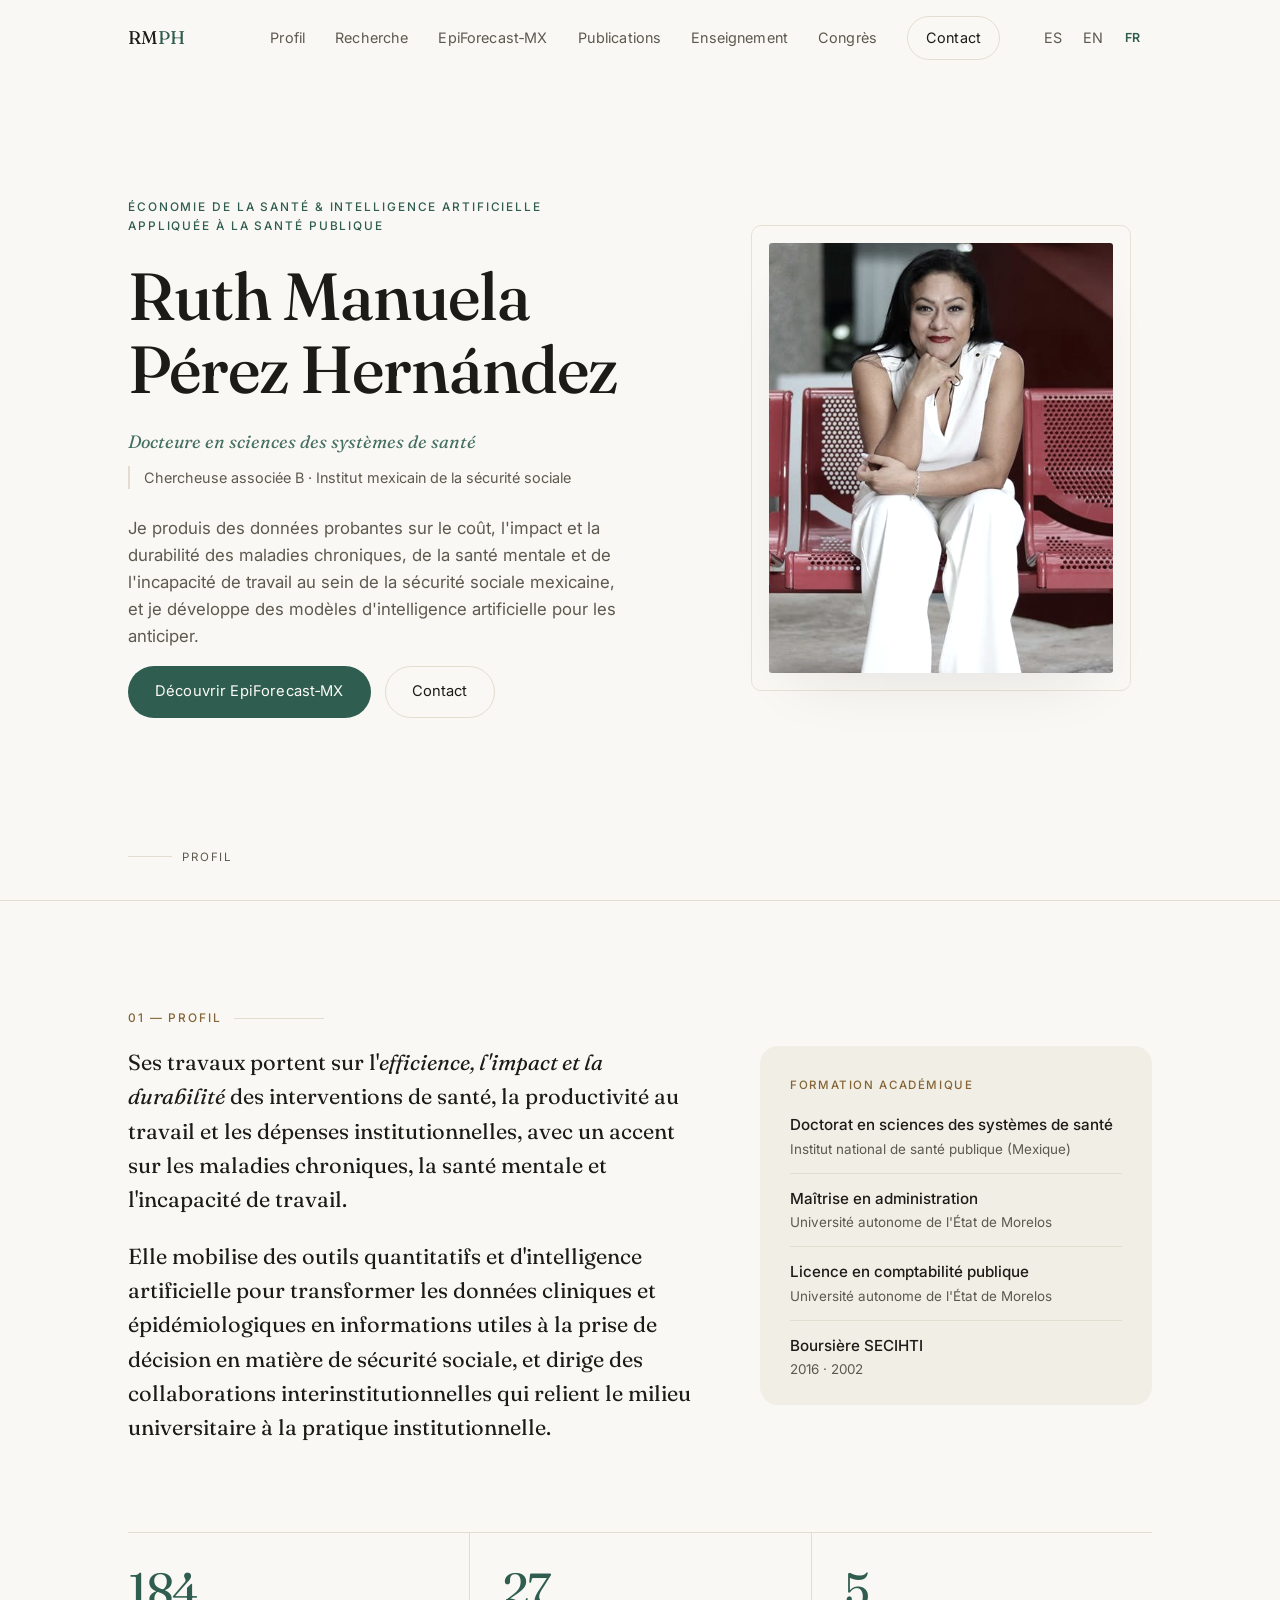
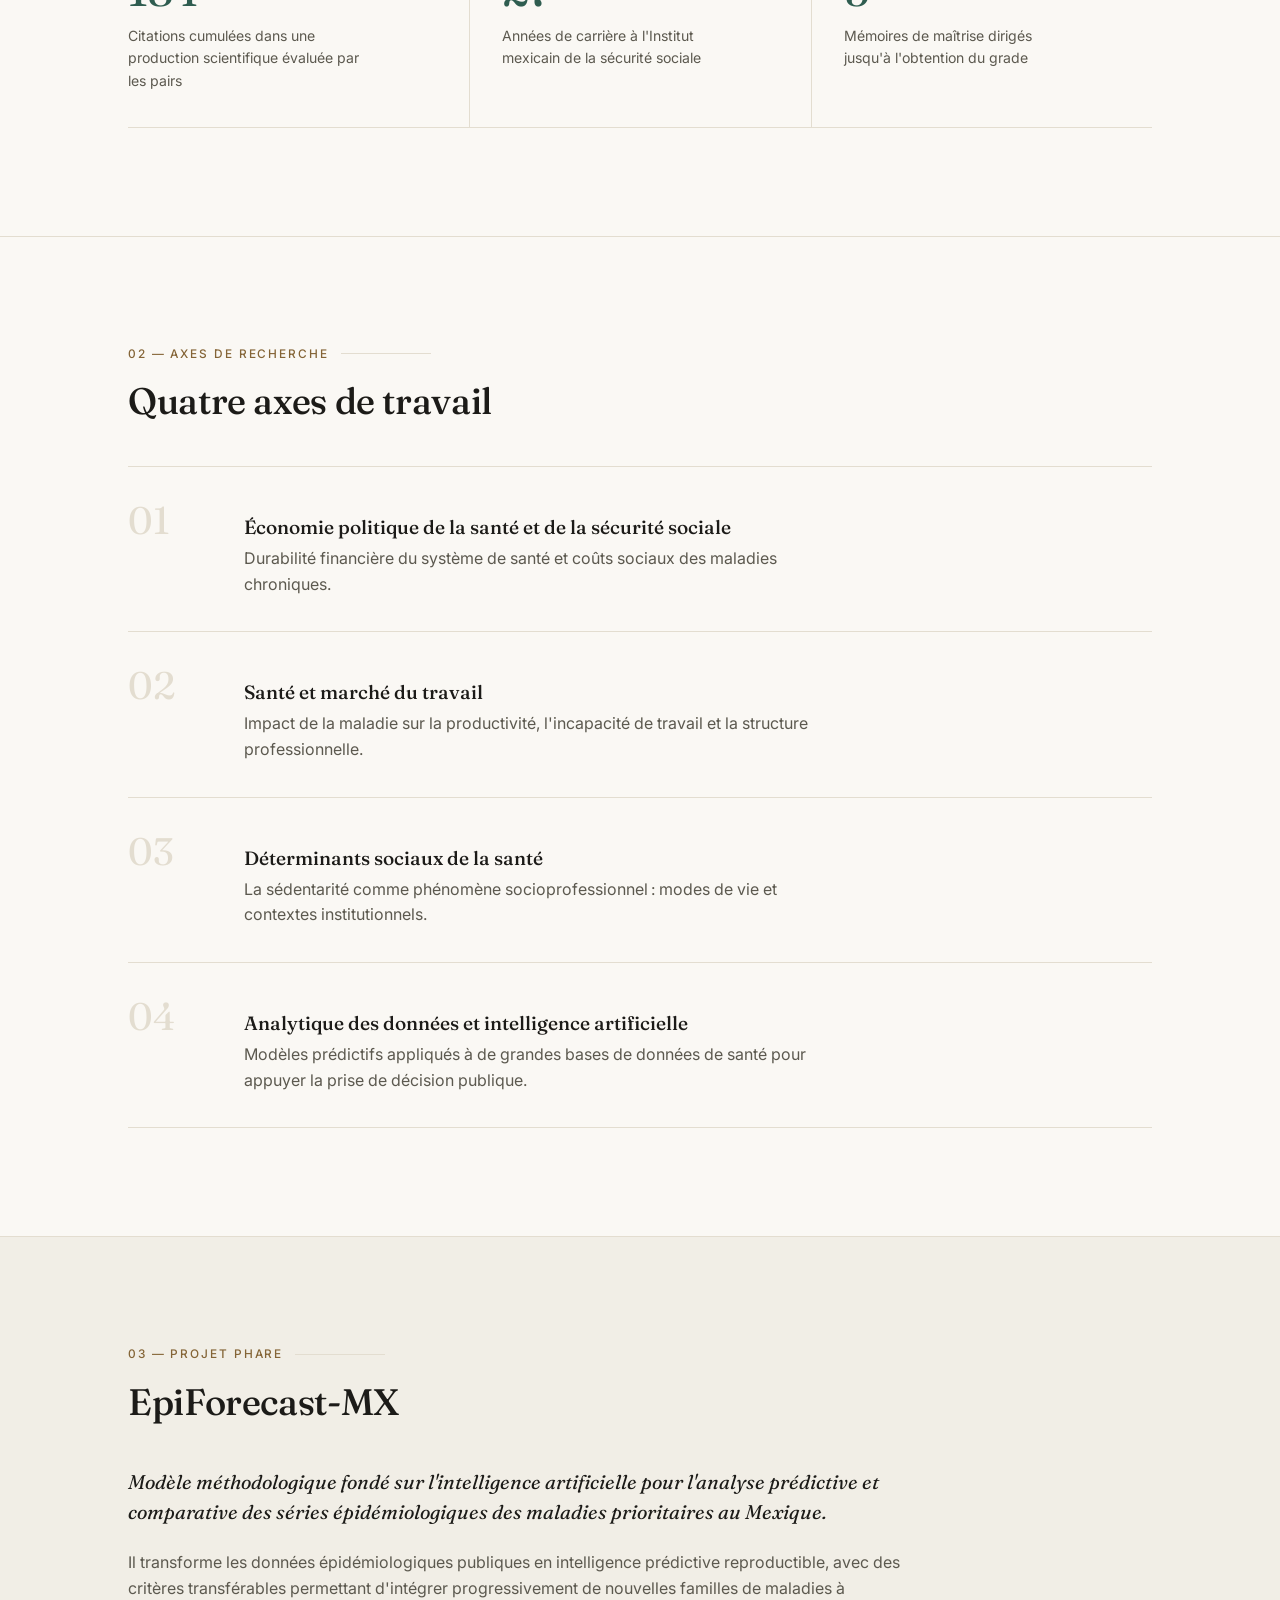
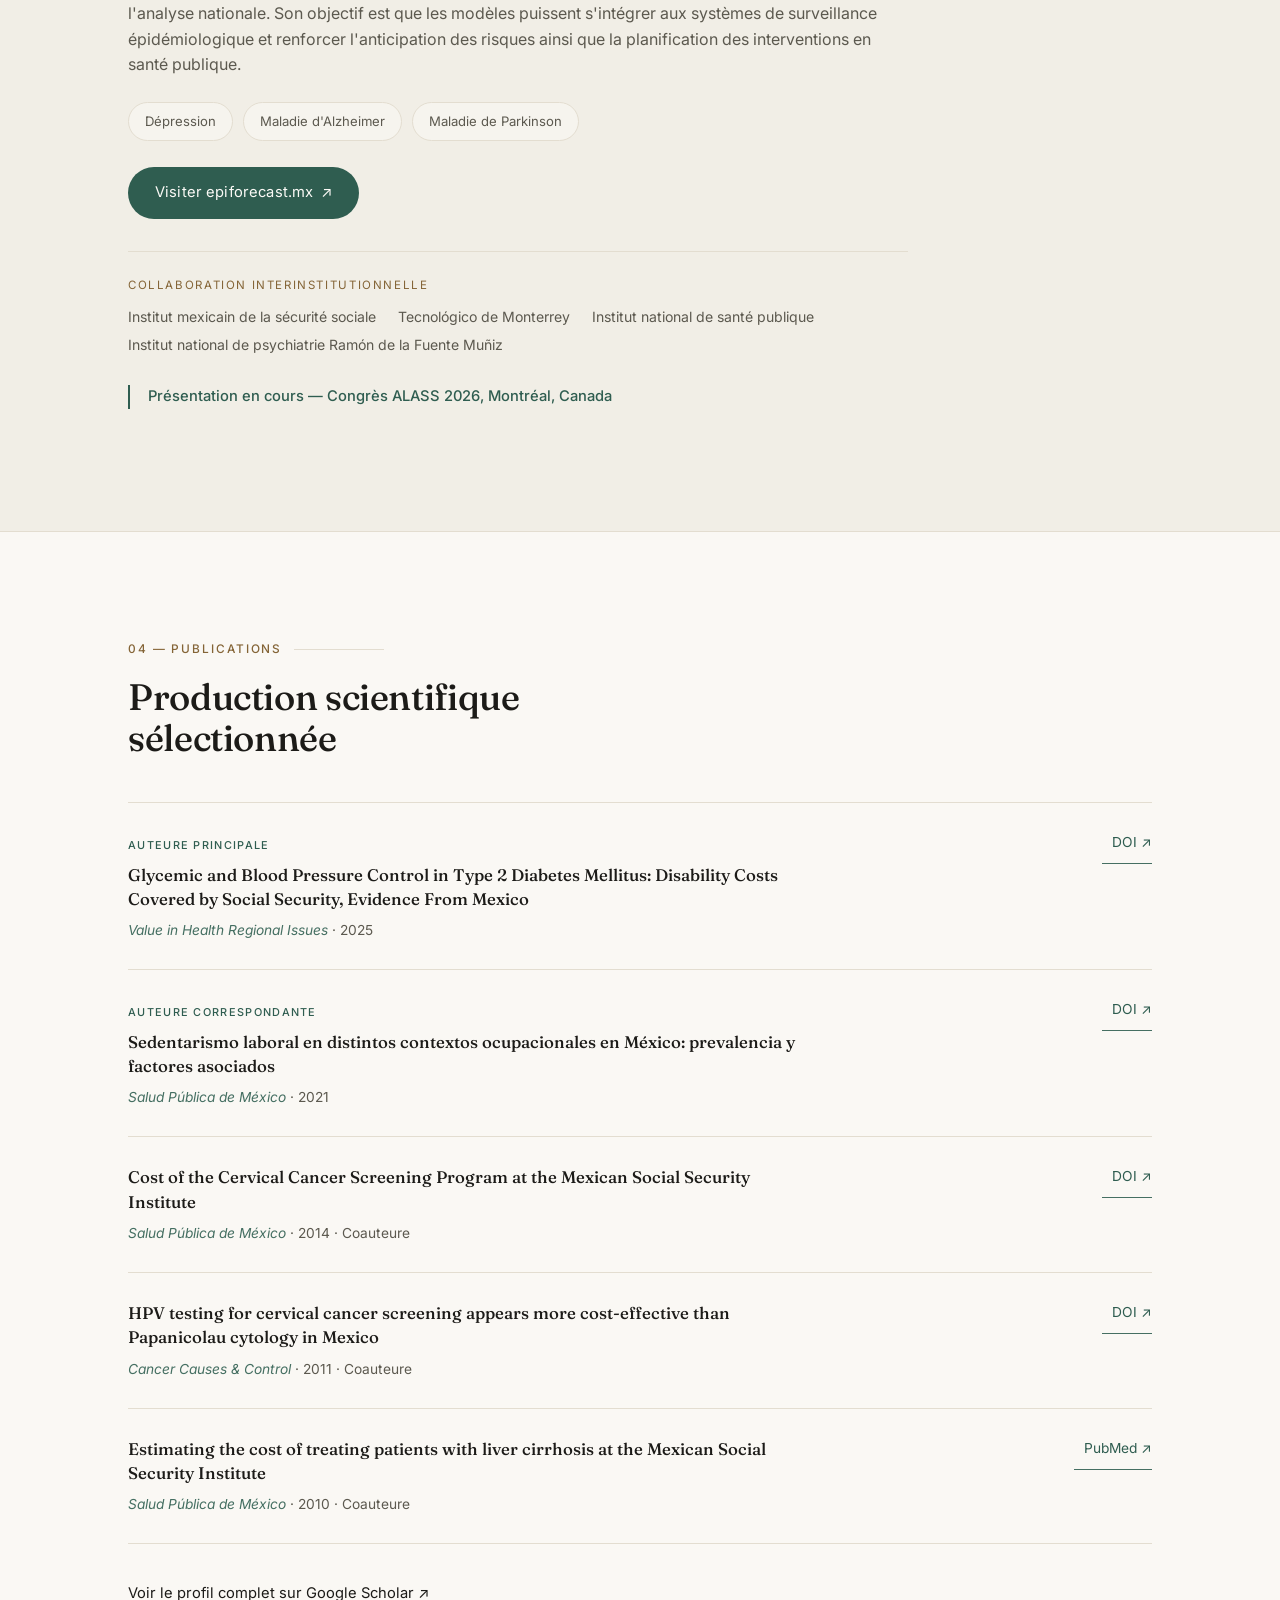
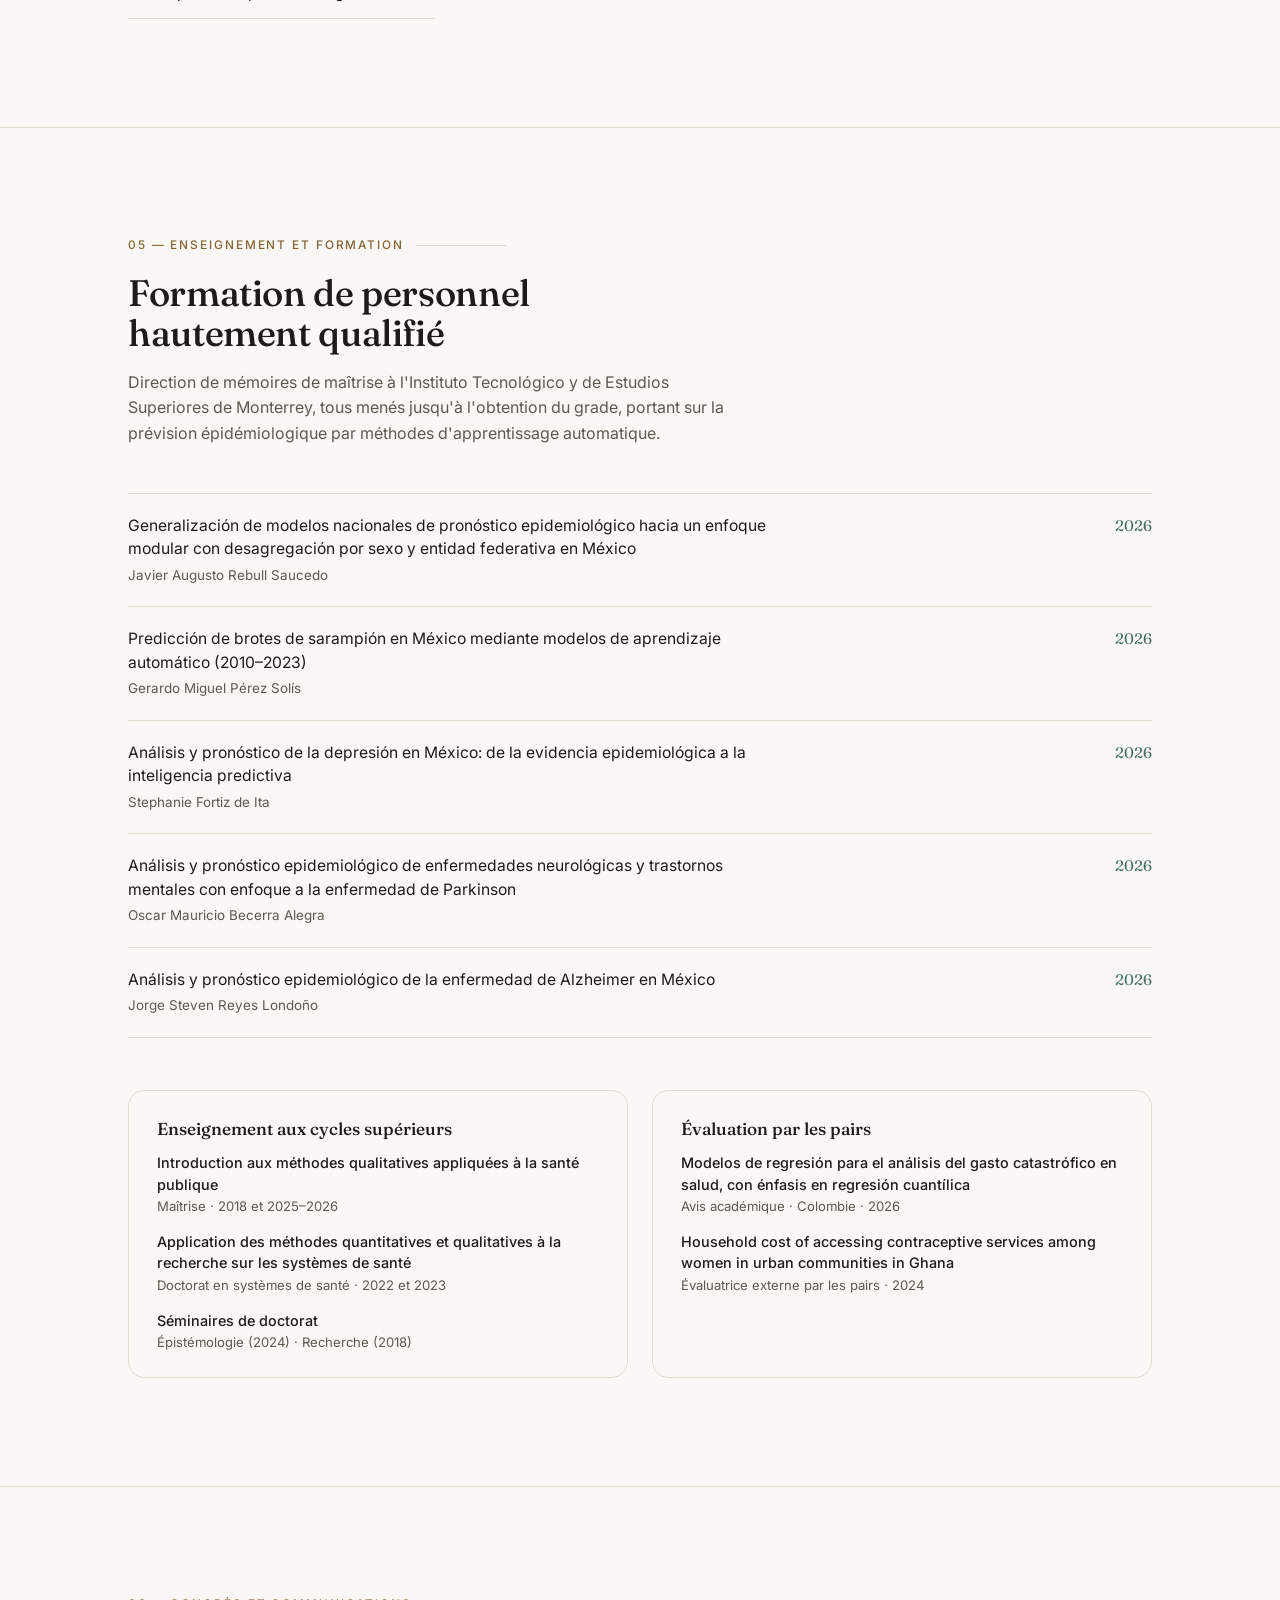
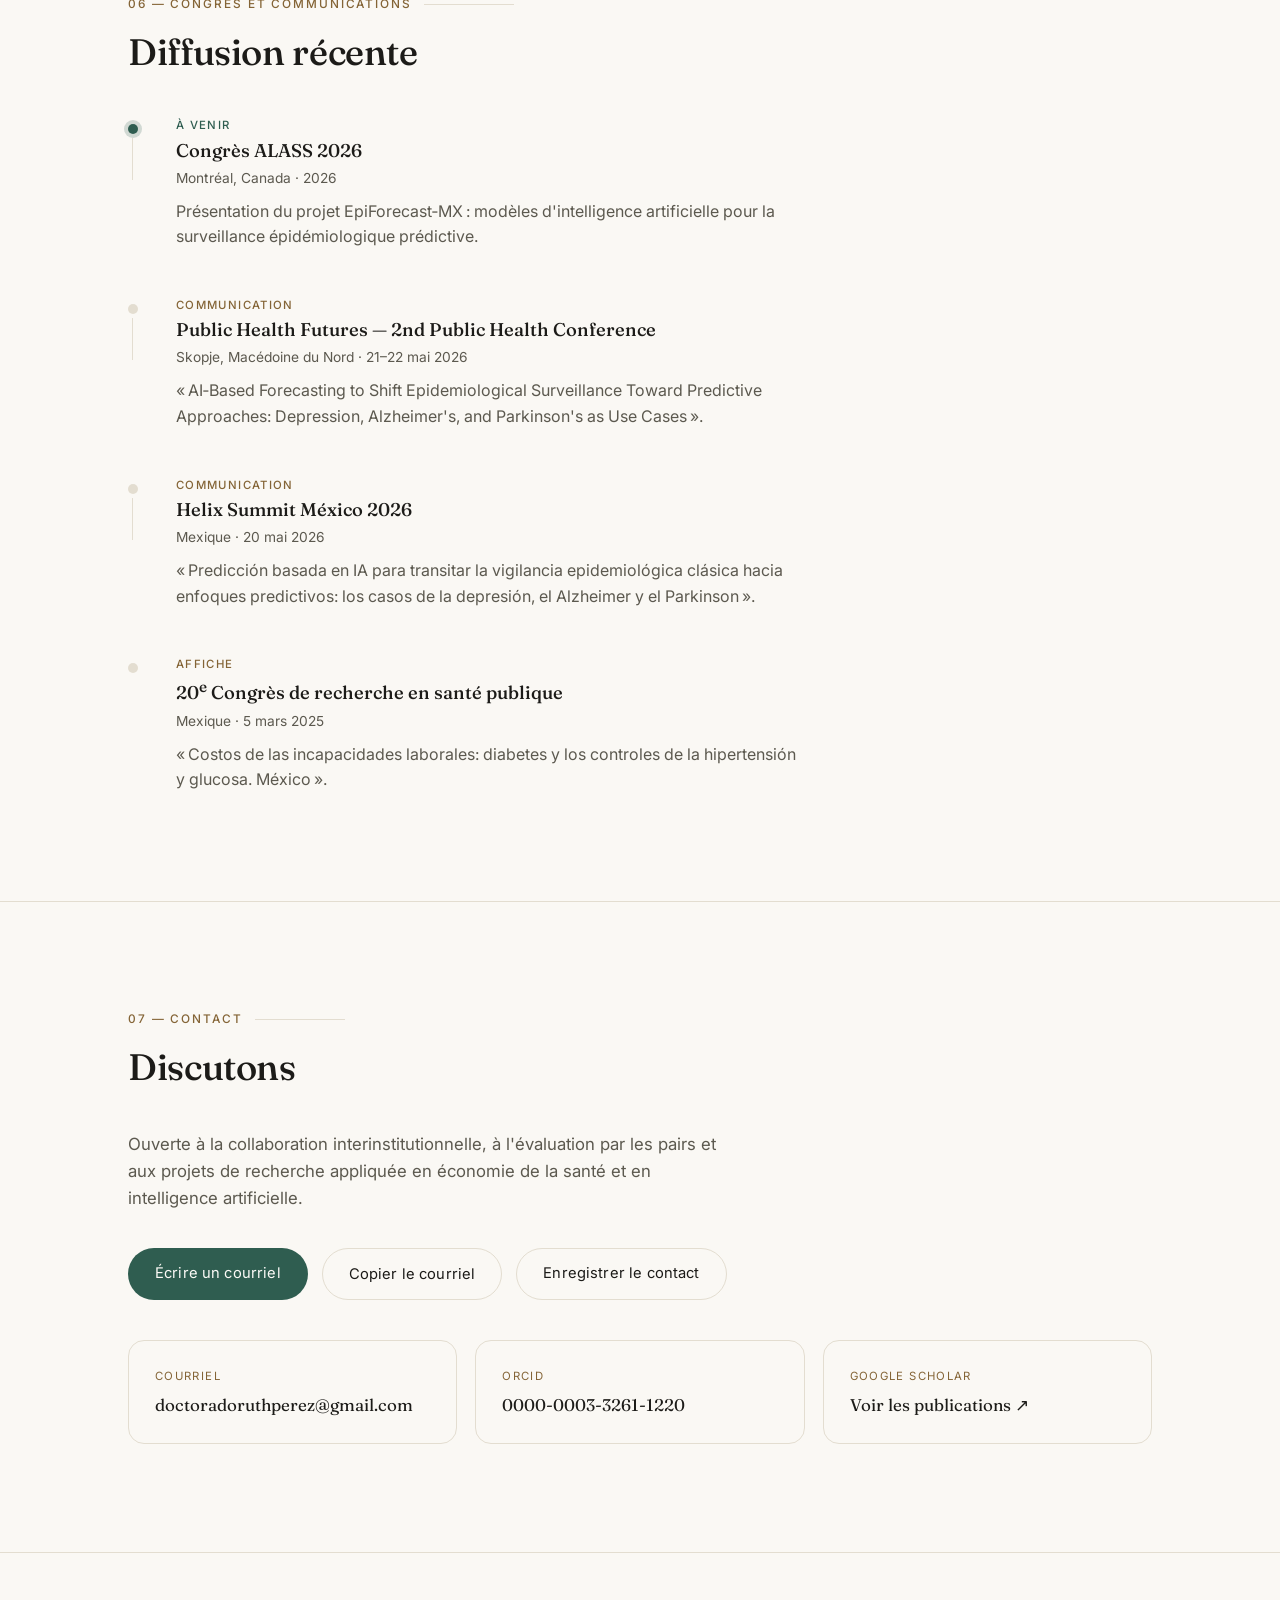
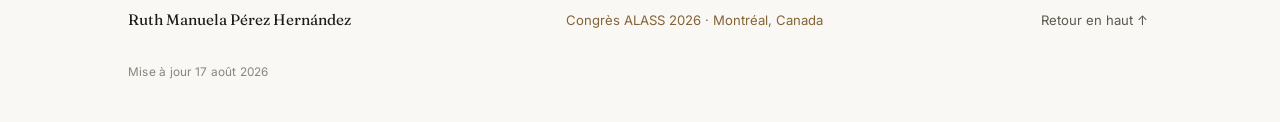
<file: fr/index.html>
<!DOCTYPE html>
<html lang="fr">
<head>
<meta charset="UTF-8">
<meta name="viewport" content="width=device-width, initial-scale=1.0">
<title>Ruth Manuela Pérez Hernández — Économie de la santé &amp; IA appliquée à la santé publique</title>
<meta name="description" content="Docteure en sciences des systèmes de santé. Économie de la santé, évaluation des politiques publiques et intelligence artificielle appliquée à la surveillance épidémiologique. Institut mexicain de la sécurité sociale.">
<meta name="theme-color" content="#faf8f4">
<link rel="canonical" href="https://ruthperez.org/fr/">
<link rel="alternate" hreflang="es" href="https://ruthperez.org/">
<link rel="alternate" hreflang="en" href="https://ruthperez.org/en/">
<link rel="alternate" hreflang="fr" href="https://ruthperez.org/fr/">
<link rel="alternate" hreflang="x-default" href="https://ruthperez.org/">

<meta property="og:type" content="profile">
<meta property="og:locale" content="fr_CA">
<meta property="og:title" content="Ruth Manuela Pérez Hernández — Docteure en sciences des systèmes de santé">
<meta property="og:description" content="Économie de la santé, évaluation des politiques publiques et intelligence artificielle appliquée à la surveillance épidémiologique.">
<meta property="og:image" content="https://ruthperez.org/assets/ruth-profile.jpg">
<meta name="twitter:card" content="summary">

<link rel="icon" href="data:image/svg+xml,%3Csvg xmlns='http://www.w3.org/2000/svg' viewBox='0 0 64 64'%3E%3Crect width='64' height='64' rx='14' fill='%232f5d50'/%3E%3Ctext x='32' y='42' font-family='Georgia,serif' font-size='28' fill='%23faf8f4' text-anchor='middle'%3ER%3C/text%3E%3C/svg%3E">

<link rel="preconnect" href="https://fonts.googleapis.com">
<link rel="preconnect" href="https://fonts.gstatic.com" crossorigin>
<link href="https://fonts.googleapis.com/css2?family=Fraunces:ital,opsz,wght@0,9..144,300;0,9..144,400;0,9..144,500;0,9..144,600;1,9..144,400;1,9..144,500&family=Inter:wght@300;400;500;600&display=swap" rel="stylesheet">

<link rel="stylesheet" href="../styles.css">

<script type="application/ld+json">
{
  "@context": "https://schema.org",
  "@type": "Person",
  "name": "Ruth Manuela Pérez Hernández",
  "honorificPrefix": "Dra.",
  "jobTitle": "Chercheuse associée B",
  "affiliation": { "@type": "Organization", "name": "Instituto Mexicano del Seguro Social" },
  "email": "mailto:doctoradoruthperez@gmail.com",
  "identifier": "https://orcid.org/0000-0003-3261-1220",
  "sameAs": [
    "https://orcid.org/0000-0003-3261-1220",
    "https://scholar.google.com.mx/citations?user=G9jRzNEAAAAJ"
  ],
  "knowsAbout": ["Économie de la santé", "Évaluation des politiques publiques", "Intelligence artificielle appliquée à la santé publique", "Surveillance épidémiologique"]
}
</script>
</head>
<body>

<a class="skip-link" href="#perfil">Aller au contenu</a>

<header class="site-header" id="top">
  <div class="wrap header-inner">
    <a class="brand" href="#top">RM<span>PH</span></a>
    <button class="nav-toggle" id="navToggle" aria-label="Ouvrir le menu" aria-expanded="false" aria-controls="siteNav">
      <span></span><span></span><span></span>
    </button>
    <nav class="site-nav" id="siteNav" aria-label="Navigation principale">
      <a href="#perfil">Profil</a>
      <a href="#investigacion">Recherche</a>
      <a href="#proyecto">EpiForecast‑MX</a>
      <a href="#publicaciones">Publications</a>
      <a href="#docencia">Enseignement</a>
      <a href="#congresos">Congrès</a>
      <a href="#contacto" class="nav-cta">Contact</a>
      <div class="lang-switch" aria-label="Sélecteur de langue">
        <a href="../index.html" hreflang="es" lang="es">ES</a>
        <a href="../en/index.html" hreflang="en" lang="en">EN</a>
        <span class="lang-current" aria-current="true">FR</span>
      </div>
    </nav>
  </div>
  <div class="progress-bar" id="progressBar" aria-hidden="true"></div>
</header>

<main>

  <section class="hero wrap">
    <div class="hero-text reveal">
      <p class="eyebrow">Économie de la santé &amp; intelligence artificielle appliquée à la santé publique</p>
      <h1>Ruth Manuela<br>Pérez Hernández</h1>
      <p class="hero-role">Docteure en sciences des systèmes de santé</p>
      <p class="hero-affil">Chercheuse associée B · Institut mexicain de la sécurité sociale</p>
      <p class="hero-lede">Je produis des données probantes sur le coût, l'impact et la
        durabilité des maladies chroniques, de la santé mentale et de
        l'incapacité de travail au sein de la sécurité sociale mexicaine, et
        je développe des modèles d'intelligence artificielle pour les
        anticiper.</p>
      <div class="hero-actions">
        <a href="#proyecto" class="btn btn-primary">Découvrir EpiForecast‑MX</a>
        <a href="#contacto" class="btn btn-ghost">Contact</a>
      </div>
    </div>
    <div class="hero-photo reveal">
      <img src="../assets/ruth-profile.jpg" alt="Portrait de Ruth Manuela Pérez Hernández" width="480" height="600" fetchpriority="high">
    </div>
    <a class="scroll-cue" href="#perfil"><span class="cue-line"></span>Profil</a>
  </section>

  <section id="perfil" class="section perfil">
    <div class="wrap">
      <p class="section-label reveal">01 — Profil</p>
      <div class="perfil-grid">
        <div>
          <p class="perfil-text reveal">Ses travaux portent sur l'<em>efficience, l'impact et la
            durabilité</em> des interventions de santé, la productivité au
            travail et les dépenses institutionnelles, avec un accent sur les
            maladies chroniques, la santé mentale et l'incapacité de travail.</p>
          <p class="perfil-text reveal">Elle mobilise des outils quantitatifs et d'intelligence artificielle
            pour transformer les données cliniques et épidémiologiques en
            informations utiles à la prise de décision en matière de sécurité
            sociale, et dirige des collaborations interinstitutionnelles qui
            relient le milieu universitaire à la pratique institutionnelle.</p>
        </div>
        <aside class="formacion-panel reveal">
          <p class="panel-heading">Formation académique</p>
          <dl class="formacion">
            <div>
              <dt>Doctorat en sciences des systèmes de santé</dt>
              <dd>Institut national de santé publique (Mexique)</dd>
            </div>
            <div>
              <dt>Maîtrise en administration</dt>
              <dd>Université autonome de l'État de Morelos</dd>
            </div>
            <div>
              <dt>Licence en comptabilité publique</dt>
              <dd>Université autonome de l'État de Morelos</dd>
            </div>
            <div>
              <dt>Boursière SECIHTI</dt>
              <dd>2016 · 2002</dd>
            </div>
          </dl>
        </aside>
      </div>

      <div class="stats-band reveal">
        <div class="stat">
          <span class="stat-num">184</span>
          <span class="stat-label">Citations cumulées dans une production scientifique évaluée par les pairs</span>
        </div>
        <div class="stat">
          <span class="stat-num">27</span>
          <span class="stat-label">Années de carrière à l'Institut mexicain de la sécurité sociale</span>
        </div>
        <div class="stat">
          <span class="stat-num">5</span>
          <span class="stat-label">Mémoires de maîtrise dirigés jusqu'à l'obtention du grade</span>
        </div>
      </div>
    </div>
  </section>

  <section id="investigacion" class="section investigacion">
    <div class="wrap">
      <p class="section-label reveal">02 — Axes de recherche</p>
      <h2 class="section-title reveal">Quatre axes de travail</h2>
      <ol class="lineas">
        <li class="reveal">
          <span class="linea-num">01</span>
          <div>
            <h3>Économie politique de la santé et de la sécurité sociale</h3>
            <p>Durabilité financière du système de santé et coûts sociaux des maladies chroniques.</p>
          </div>
        </li>
        <li class="reveal">
          <span class="linea-num">02</span>
          <div>
            <h3>Santé et marché du travail</h3>
            <p>Impact de la maladie sur la productivité, l'incapacité de travail et la structure professionnelle.</p>
          </div>
        </li>
        <li class="reveal">
          <span class="linea-num">03</span>
          <div>
            <h3>Déterminants sociaux de la santé</h3>
            <p>La sédentarité comme phénomène socioprofessionnel&#8239;: modes de vie et contextes institutionnels.</p>
          </div>
        </li>
        <li class="reveal">
          <span class="linea-num">04</span>
          <div>
            <h3>Analytique des données et intelligence artificielle</h3>
            <p>Modèles prédictifs appliqués à de grandes bases de données de santé pour appuyer la prise de décision publique.</p>
          </div>
        </li>
      </ol>
    </div>
  </section>

  <section id="proyecto" class="section proyecto">
    <div class="wrap proyecto-grid">
      <div class="reveal">
        <p class="section-label">03 — Projet phare</p>
        <h2 class="section-title">EpiForecast‑MX</h2>
        <p class="proyecto-sub">Modèle méthodologique fondé sur l'intelligence artificielle pour
          l'analyse prédictive et comparative des séries épidémiologiques
          des maladies prioritaires au Mexique.</p>
        <p>Il transforme les données épidémiologiques publiques en
          intelligence prédictive reproductible, avec des critères
          transférables permettant d'intégrer progressivement de nouvelles
          familles de maladies à l'analyse nationale. Son objectif est que les
          modèles puissent s'intégrer aux systèmes de surveillance
          épidémiologique et renforcer l'anticipation des risques ainsi que la
          planification des interventions en santé publique.</p>
        <ul class="tag-list">
          <li>Dépression</li>
          <li>Maladie d'Alzheimer</li>
          <li>Maladie de Parkinson</li>
        </ul>
        <p class="proyecto-cta">
          <a class="btn btn-primary" href="https://epiforecast.mx/" target="_blank" rel="noopener">
            Visiter epiforecast.mx <span aria-hidden="true">↗</span>
          </a>
        </p>
        <div class="partners">
          <p class="partners-label">Collaboration interinstitutionnelle</p>
          <ul>
            <li>Institut mexicain de la sécurité sociale</li>
            <li>Tecnológico de Monterrey</li>
            <li>Institut national de santé publique</li>
            <li>Institut national de psychiatrie Ramón de la Fuente Muñiz</li>
          </ul>
        </div>
        <p class="proyecto-status">Présentation en cours — Congrès ALASS 2026, Montréal, Canada</p>
      </div>
    </div>
  </section>

  <section id="publicaciones" class="section publicaciones">
    <div class="wrap">
      <p class="section-label reveal">04 — Publications</p>
      <h2 class="section-title reveal">Production scientifique sélectionnée</h2>
      <ul class="pub-list">
        <li class="reveal">
          <div class="pub-main">
            <span class="pub-badge">Auteure principale</span>
            <h3>Glycemic and Blood Pressure Control in Type 2 Diabetes Mellitus: Disability Costs Covered by Social Security, Evidence From Mexico</h3>
            <p class="pub-meta"><em>Value in Health Regional Issues</em> · 2025</p>
          </div>
          <a class="pub-link" href="https://doi.org/10.1016/j.vhri.2024.101071" target="_blank" rel="noopener">DOI ↗</a>
        </li>
        <li class="reveal">
          <div class="pub-main">
            <span class="pub-badge">Auteure correspondante</span>
            <h3>Sedentarismo laboral en distintos contextos ocupacionales en México: prevalencia y factores asociados</h3>
            <p class="pub-meta"><em>Salud Pública de México</em> · 2021</p>
          </div>
          <a class="pub-link" href="https://doi.org/10.21149/12541" target="_blank" rel="noopener">DOI ↗</a>
        </li>
        <li class="reveal">
          <div class="pub-main">
            <h3>Cost of the Cervical Cancer Screening Program at the Mexican Social Security Institute</h3>
            <p class="pub-meta"><em>Salud Pública de México</em> · 2014 · Coauteure</p>
          </div>
          <a class="pub-link" href="https://doi.org/10.21149/spm.v56i5.7375" target="_blank" rel="noopener">DOI ↗</a>
        </li>
        <li class="reveal">
          <div class="pub-main">
            <h3>HPV testing for cervical cancer screening appears more cost‑effective than Papanicolau cytology in Mexico</h3>
            <p class="pub-meta"><em>Cancer Causes &amp; Control</em> · 2011 · Coauteure</p>
          </div>
          <a class="pub-link" href="https://doi.org/10.1007/s10552-010-9694-3" target="_blank" rel="noopener">DOI ↗</a>
        </li>
        <li class="reveal">
          <div class="pub-main">
            <h3>Estimating the cost of treating patients with liver cirrhosis at the Mexican Social Security Institute</h3>
            <p class="pub-meta"><em>Salud Pública de México</em> · 2010 · Coauteure</p>
          </div>
          <a class="pub-link" href="https://pubmed.ncbi.nlm.nih.gov/21271007/" target="_blank" rel="noopener">PubMed ↗</a>
        </li>
      </ul>
      <a class="scholar-link reveal" href="https://scholar.google.com.mx/citations?user=G9jRzNEAAAAJ&hl=fr" target="_blank" rel="noopener">Voir le profil complet sur Google Scholar ↗</a>
    </div>
  </section>

  <section id="docencia" class="section docencia">
    <div class="wrap">
      <p class="section-label reveal">05 — Enseignement et formation</p>
      <h2 class="section-title reveal">Formation de personnel hautement qualifié</h2>
      <p class="section-intro reveal">Direction de mémoires de maîtrise à l'Instituto Tecnológico y de Estudios
        Superiores de Monterrey, tous menés jusqu'à l'obtention du grade, portant
        sur la prévision épidémiologique par méthodes d'apprentissage automatique.</p>
      <ul class="tesis-list">
        <li class="reveal">
          <div>
            <p class="tesis-title">Generalización de modelos nacionales de pronóstico epidemiológico hacia un enfoque modular con desagregación por sexo y entidad federativa en México</p>
            <p class="tesis-author">Javier Augusto Rebull Saucedo</p>
          </div>
          <span class="tesis-year">2026</span>
        </li>
        <li class="reveal">
          <div>
            <p class="tesis-title">Predicción de brotes de sarampión en México mediante modelos de aprendizaje automático (2010–2023)</p>
            <p class="tesis-author">Gerardo Miguel Pérez Solís</p>
          </div>
          <span class="tesis-year">2026</span>
        </li>
        <li class="reveal">
          <div>
            <p class="tesis-title">Análisis y pronóstico de la depresión en México: de la evidencia epidemiológica a la inteligencia predictiva</p>
            <p class="tesis-author">Stephanie Fortiz de Ita</p>
          </div>
          <span class="tesis-year">2026</span>
        </li>
        <li class="reveal">
          <div>
            <p class="tesis-title">Análisis y pronóstico epidemiológico de enfermedades neurológicas y trastornos mentales con enfoque a la enfermedad de Parkinson</p>
            <p class="tesis-author">Oscar Mauricio Becerra Alegra</p>
          </div>
          <span class="tesis-year">2026</span>
        </li>
        <li class="reveal">
          <div>
            <p class="tesis-title">Análisis y pronóstico epidemiológico de la enfermedad de Alzheimer en México</p>
            <p class="tesis-author">Jorge Steven Reyes Londoño</p>
          </div>
          <span class="tesis-year">2026</span>
        </li>
      </ul>

      <div class="docencia-grid">
        <div class="docencia-card reveal">
          <h3>Enseignement aux cycles supérieurs</h3>
          <ul>
            <li>
              <strong>Introduction aux méthodes qualitatives appliquées à la santé publique</strong>
              <span class="meta">Maîtrise · 2018 et 2025–2026</span>
            </li>
            <li>
              <strong>Application des méthodes quantitatives et qualitatives à la recherche sur les systèmes de santé</strong>
              <span class="meta">Doctorat en systèmes de santé · 2022 et 2023</span>
            </li>
            <li>
              <strong>Séminaires de doctorat</strong>
              <span class="meta">Épistémologie (2024) · Recherche (2018)</span>
            </li>
          </ul>
        </div>
        <div class="docencia-card reveal">
          <h3>Évaluation par les pairs</h3>
          <ul>
            <li>
              <strong>Modelos de regresión para el análisis del gasto catastrófico en salud, con énfasis en regresión cuantílica</strong>
              <span class="meta">Avis académique · Colombie · 2026</span>
            </li>
            <li>
              <strong>Household cost of accessing contraceptive services among women in urban communities in Ghana</strong>
              <span class="meta">Évaluatrice externe par les pairs · 2024</span>
            </li>
          </ul>
        </div>
      </div>
    </div>
  </section>

  <section id="congresos" class="section congresos">
    <div class="wrap">
      <p class="section-label reveal">06 — Congrès et communications</p>
      <h2 class="section-title reveal">Diffusion récente</h2>
      <ol class="timeline">
        <li class="reveal is-upcoming">
          <div class="tl-marker"></div>
          <div class="tl-content">
            <p class="tl-tag">À venir</p>
            <h3>Congrès ALASS 2026</h3>
            <p class="tl-meta">Montréal, Canada · 2026</p>
            <p>Présentation du projet EpiForecast‑MX&#8239;: modèles d'intelligence artificielle pour la surveillance épidémiologique prédictive.</p>
          </div>
        </li>
        <li class="reveal">
          <div class="tl-marker"></div>
          <div class="tl-content">
            <p class="tl-tag">Communication</p>
            <h3>Public Health Futures — 2nd Public Health Conference</h3>
            <p class="tl-meta">Skopje, Macédoine du Nord · 21–22 mai 2026</p>
            <p>«&#8239;AI‑Based Forecasting to Shift Epidemiological Surveillance Toward Predictive Approaches: Depression, Alzheimer's, and Parkinson's as Use Cases&#8239;».</p>
          </div>
        </li>
        <li class="reveal">
          <div class="tl-marker"></div>
          <div class="tl-content">
            <p class="tl-tag">Communication</p>
            <h3>Helix Summit México 2026</h3>
            <p class="tl-meta">Mexique · 20 mai 2026</p>
            <p>«&#8239;Predicción basada en IA para transitar la vigilancia epidemiológica clásica hacia enfoques predictivos: los casos de la depresión, el Alzheimer y el Parkinson&#8239;».</p>
          </div>
        </li>
        <li class="reveal">
          <div class="tl-marker"></div>
          <div class="tl-content">
            <p class="tl-tag">Affiche</p>
            <h3>20<sup>e</sup> Congrès de recherche en santé publique</h3>
            <p class="tl-meta">Mexique · 5 mars 2025</p>
            <p>«&#8239;Costos de las incapacidades laborales: diabetes y los controles de la hipertensión y glucosa. México&#8239;».</p>
          </div>
        </li>
      </ol>
    </div>
  </section>

  <section id="contacto" class="section contacto">
    <div class="wrap">
      <p class="section-label reveal">07 — Contact</p>
      <h2 class="section-title reveal">Discutons</h2>
      <p class="contacto-lede reveal">Ouverte à la collaboration interinstitutionnelle, à l'évaluation par
        les pairs et aux projets de recherche appliquée en économie de la
        santé et en intelligence artificielle.</p>

      <div class="contact-actions reveal">
        <a class="btn btn-primary" href="mailto:doctoradoruthperez@gmail.com">Écrire un courriel</a>
        <button class="btn btn-ghost copy-btn" id="copyEmail" type="button"
                data-email="doctoradoruthperez@gmail.com"
                data-copied="Courriel copié">
          Copier le courriel
          <span class="copied" aria-hidden="true">Copié</span>
        </button>
        <a class="btn btn-ghost" href="../assets/ruth-perez-hernandez.vcf" download>Enregistrer le contact</a>
      </div>

      <div class="contact-grid reveal">
        <a class="contact-card" href="mailto:doctoradoruthperez@gmail.com">
          <span class="contact-label">Courriel</span>
          <span class="contact-value">doctoradoruthperez@gmail.com</span>
        </a>
        <a class="contact-card" href="https://orcid.org/0000-0003-3261-1220" target="_blank" rel="noopener">
          <span class="contact-label">ORCID</span>
          <span class="contact-value">0000‑0003‑3261‑1220</span>
        </a>
        <a class="contact-card" href="https://scholar.google.com.mx/citations?user=G9jRzNEAAAAJ&hl=fr" target="_blank" rel="noopener">
          <span class="contact-label">Google Scholar</span>
          <span class="contact-value">Voir les publications ↗</span>
        </a>
      </div>
    </div>
  </section>

</main>

<footer class="site-footer">
  <div class="wrap footer-inner">
    <p class="footer-name">Ruth Manuela Pérez Hernández</p>
    <p class="footer-note">Congrès ALASS 2026 · Montréal, Canada</p>
    <a class="to-top" href="#top">Retour en haut ↑</a>
  </div>
  <div class="wrap footer-meta">
    <p>Mise à jour <time id="lastUpdated" datetime="2026-08-17">2026-08-17</time></p>
  </div>
</footer>

<script src="../script.js"></script>
</body>
</html>
</file>
<file: styles.css>
/* ---------- Design tokens ---------- */
:root{
  --bg: #faf8f4;
  --bg-alt: #f1eee6;
  --text: #1c1b18;
  --text-soft: #5c594f;
  --accent: #2f5d50;
  --accent-soft: #456f62;
  --gold: #846436;
  --line: #e3ddd0;
  --line-soft: #ece7dc;
  --on-accent: #fbfaf6;
  --shadow: rgba(28,27,24,0.10);
  --serif: "Fraunces", Georgia, serif;
  --sans: "Inter", -apple-system, BlinkMacSystemFont, "Segoe UI", sans-serif;
  --max: 1080px;
  --ease: cubic-bezier(0.22, 0.61, 0.36, 1);
}

@media (prefers-color-scheme: dark){
  :root{
    --bg: #15150f;
    --bg-alt: #1c1c14;
    --text: #f2efe6;
    --text-soft: #b7b2a3;
    --accent: #86baa9;
    --accent-soft: #6ea395;
    --gold: #d3b47f;
    --line: #333227;
    --line-soft: #26261c;
    --on-accent: #15150f;
    --shadow: rgba(0,0,0,0.45);
  }
}

*, *::before, *::after{ box-sizing: border-box; }
html{ scroll-behavior: smooth; }
@media (prefers-reduced-motion: reduce){
  html{ scroll-behavior: auto; }
  *{ animation-duration: 0.001ms !important; transition-duration: 0.001ms !important; }
}

a:focus-visible, button:focus-visible{
  outline: 2px solid var(--accent);
  outline-offset: 3px;
  border-radius: 2px;
}

body{
  margin: 0;
  background: var(--bg);
  color: var(--text);
  font-family: var(--sans);
  font-weight: 400;
  line-height: 1.6;
  -webkit-font-smoothing: antialiased;
  text-rendering: optimizeLegibility;
}

h1, h2, h3{
  font-family: var(--serif);
  font-weight: 500;
  line-height: 1.1;
  margin: 0;
  color: var(--text);
}

p{ margin: 0 0 1em; color: var(--text-soft); }
em{ font-style: italic; color: var(--text); }
a{ color: inherit; }

/* padding-inline (not the `padding` shorthand) so a narrower-breakpoint
   override can never reset the vertical padding of .hero/.section. */
.wrap{ max-width: var(--max); margin: 0 auto; padding-inline: 28px; }

.skip-link{
  position: absolute; left: -9999px; top: 0;
  background: var(--accent); color: var(--on-accent); padding: 12px 18px; z-index: 200;
  border-radius: 0 0 8px 0;
}
.skip-link:focus{ left: 0; top: 0; }

/* ---------- Reveal on scroll ----------
   Visible by default (no-JS / JS-not-yet-run safe). JS adds "js-reveal"
   to <html> before paint; only then do elements hide pending animation. */
.js-reveal .reveal{
  opacity: 0;
  transform: translateY(18px);
  transition: opacity 0.8s var(--ease), transform 0.8s var(--ease);
}
.js-reveal .reveal.is-visible{ opacity: 1; transform: none; }

/* ---------- Header ---------- */
.site-header{
  position: fixed; top: 0; left: 0; right: 0; z-index: 100;
  background: color-mix(in srgb, var(--bg) 80%, transparent);
  backdrop-filter: blur(12px);
  border-bottom: 1px solid transparent;
  transition: border-color 0.3s ease, background 0.3s ease;
}
.site-header.scrolled{ border-bottom-color: var(--line); }

/* Reading-progress hairline */
.progress-bar{
  position: absolute; left: 0; bottom: -1px; height: 2px;
  width: 0;
  background: var(--accent);
  transition: width 0.1s linear;
}

.header-inner{
  display: flex; align-items: center; justify-content: space-between;
  height: 76px;
}
.brand{
  display: inline-flex; align-items: center;
  min-height: 44px; padding-right: 8px;
  font-family: var(--serif); font-size: 1.15rem; letter-spacing: 0.02em;
  text-decoration: none; color: var(--text);
  white-space: nowrap;
}
.brand span{ color: var(--accent); }

.site-nav{ display: flex; align-items: center; gap: 30px; }
.site-nav a{
  position: relative;
  text-decoration: none; color: var(--text-soft);
  font-size: 0.9rem; letter-spacing: 0.01em;
  transition: color 0.2s ease;
}
.site-nav > a:not(.nav-cta)::after{
  content: "";
  position: absolute; left: 0; bottom: -6px;
  width: 100%; height: 1px;
  background: var(--accent);
  transform: scaleX(0);
  transform-origin: left;
  transition: transform 0.3s var(--ease);
}
.site-nav > a:not(.nav-cta):hover::after,
.site-nav > a:not(.nav-cta).active::after{ transform: scaleX(1); }
.site-nav a:hover{ color: var(--accent); }
.site-nav a.active{ color: var(--accent); }
.nav-cta{
  border: 1px solid var(--line);
  padding: 9px 18px !important;
  border-radius: 999px;
  color: var(--text) !important;
  transition: border-color 0.2s ease, background 0.2s ease, color 0.2s ease !important;
}
.nav-cta:hover{ border-color: var(--accent); background: var(--accent); color: var(--on-accent) !important; }

.lang-switch{
  display: flex; align-items: center; gap: 2px;
  font-size: 0.78rem; letter-spacing: 0.04em;
  margin-left: 4px;
}
.lang-switch a, .lang-switch .lang-current{
  display: inline-flex; align-items: center; justify-content: center;
  min-width: 38px; padding: 12px 6px;
  border-radius: 8px;
  text-decoration: none; color: var(--text-soft);
  transition: color 0.2s ease, background 0.2s ease;
}
.lang-switch a:hover{ color: var(--accent); background: var(--bg-alt); }
.lang-switch .lang-current{ color: var(--accent); font-weight: 600; }

.nav-toggle{
  display: none; flex-direction: column; align-items: center; justify-content: center; gap: 5px;
  width: 44px; height: 44px;
  background: none; border: none; cursor: pointer; padding: 0;
  flex-shrink: 0;
}
.nav-toggle span{
  width: 22px; height: 1.5px; background: var(--text);
  transition: transform 0.25s var(--ease), opacity 0.2s ease;
}
.nav-toggle[aria-expanded="true"] span:nth-child(1){ transform: translateY(6.5px) rotate(45deg); }
.nav-toggle[aria-expanded="true"] span:nth-child(2){ opacity: 0; }
.nav-toggle[aria-expanded="true"] span:nth-child(3){ transform: translateY(-6.5px) rotate(-45deg); }

/* ---------- Hero ---------- */
.hero{
  display: grid;
  grid-template-columns: 1.12fr 0.88fr;
  align-items: center;
  gap: 64px;
  min-height: 100svh;
  padding-top: 104px;
  padding-bottom: 88px;
  position: relative;
}
.eyebrow{
  font-family: var(--sans);
  text-transform: uppercase;
  font-size: 0.74rem;
  letter-spacing: 0.16em;
  color: var(--accent);
  font-weight: 500;
  margin-bottom: 24px;
  max-width: 54ch;
}
.hero h1{
  font-size: clamp(2.5rem, 5.2vw, 4.35rem);
  font-weight: 500;
  letter-spacing: -0.015em;
  margin-bottom: 22px;
}
.hero-role{
  font-family: var(--serif);
  font-style: italic;
  font-size: 1.12rem;
  color: var(--accent-soft);
  margin-bottom: 10px;
  line-height: 1.55;
}
.hero-affil{
  font-size: 0.9rem;
  color: var(--text-soft);
  margin-bottom: 26px;
  padding-left: 14px;
  border-left: 2px solid var(--line);
}
.hero-lede{
  max-width: 46ch;
  font-size: 1.05rem;
}
.hero-actions{ display: flex; gap: 14px; margin-top: 14px; flex-wrap: wrap; }

.btn{
  display: inline-flex; align-items: center; gap: 8px;
  padding: 13px 26px;
  border-radius: 999px;
  text-decoration: none;
  font-size: 0.92rem;
  letter-spacing: 0.01em;
  font-family: var(--sans);
  cursor: pointer;
  border: 1px solid transparent;
  transition: transform 0.25s var(--ease), background 0.25s ease,
              border-color 0.25s ease, color 0.25s ease, box-shadow 0.25s ease;
}
.btn-primary{ background: var(--accent); color: var(--on-accent); }
.btn-primary:hover{ transform: translateY(-2px); background: var(--accent-soft); box-shadow: 0 10px 24px -12px var(--shadow); }
.btn-ghost{ border-color: var(--line); color: var(--text); background: transparent; }
.btn-ghost:hover{ border-color: var(--accent); color: var(--accent); transform: translateY(-2px); }

/* Editorial portrait: a 4:5 print sitting inside an offset hairline mat.
   The source is a full-body environmental shot, so a circular crop can't
   frame it — it's cropped to 4:5 in the asset itself. */
.hero-photo{
  position: relative;
  justify-self: center;
  width: 100%;
  max-width: 344px;
  aspect-ratio: 4 / 5;
}
/* Offset mat line. Keep insets <= 26px: the photo column's right edge can sit
   flush against the .wrap gutter (28px), and anything wider spills past the
   viewport and creates a horizontal scrollbar. */
.hero-photo::before{
  content: "";
  position: absolute; inset: -18px;
  border: 1px solid var(--line);
  border-radius: 10px;
  opacity: 0.85;
}
.hero-photo img{
  position: relative;
  display: block;
  width: 100%; height: 100%;
  object-fit: cover; object-position: 50% 50%;
  border-radius: 3px;
  box-shadow: 0 30px 58px -26px var(--shadow);
  /* Partly desaturated: full colour makes the red benches fight the teal
     accent, full grayscale turns them into a heavy dark mass on the cream
     page. This keeps the warmth and mutes the red to a brick tone. */
  filter: grayscale(0.4) saturate(0.9) contrast(1.02) brightness(1.03);
}

.scroll-cue{
  position: absolute;
  left: 28px; bottom: 34px;
  display: inline-flex; align-items: center; gap: 10px;
  font-size: 0.72rem; text-transform: uppercase; letter-spacing: 0.16em;
  color: var(--text-soft);
  text-decoration: none;
  transition: color 0.2s ease;
}
.scroll-cue:hover{ color: var(--accent); }
.scroll-cue .cue-line{
  display: block; width: 44px; height: 1px; background: var(--line);
  position: relative; overflow: hidden;
}
.scroll-cue .cue-line::after{
  content: ""; position: absolute; inset: 0;
  background: var(--accent);
  transform: translateX(-100%);
  animation: cue 2.6s var(--ease) infinite;
}
@keyframes cue{
  0%{ transform: translateX(-100%); }
  55%{ transform: translateX(0); }
  100%{ transform: translateX(100%); }
}

/* ---------- Section shell ---------- */
.section{ padding: 108px 0; border-top: 1px solid var(--line); scroll-margin-top: 92px; }
.section-label{
  font-family: var(--sans);
  text-transform: uppercase;
  font-size: 0.74rem;
  letter-spacing: 0.16em;
  color: var(--gold);
  font-weight: 500;
  margin-bottom: 18px;
  display: flex; align-items: center; gap: 12px;
}
.section-label::after{
  content: ""; flex: 1; height: 1px; background: var(--line); max-width: 90px;
}
.section-title{
  font-size: clamp(1.7rem, 3vw, 2.3rem);
  margin-bottom: 44px;
  max-width: 22ch;
  letter-spacing: -0.01em;
}
.section-intro{ max-width: 60ch; margin-top: -28px; margin-bottom: 46px; }

/* ---------- Perfil ---------- */
.perfil-grid{
  display: grid;
  grid-template-columns: 1.45fr 1fr;
  gap: 64px;
  align-items: start;
}
.perfil-text{
  font-family: var(--serif);
  font-size: 1.36rem;
  line-height: 1.58;
  color: var(--text);
}
.perfil-text + .perfil-text{ margin-top: 1em; }

.formacion-panel{
  padding: 30px 30px 26px;
  background: var(--bg-alt);
  border-radius: 18px;
}
.panel-heading{
  text-transform: uppercase; font-size: 0.72rem; letter-spacing: 0.14em;
  color: var(--gold); font-weight: 500;
  margin: 0 0 20px;
}
.formacion{ margin: 0; padding: 0; display: flex; flex-direction: column; }
.formacion > div{ padding: 14px 0; border-top: 1px solid var(--line); }
.formacion > div:first-child{ padding-top: 0; border-top: none; }
.formacion > div:last-child{ padding-bottom: 0; }
.formacion dt{
  font-size: 0.95rem; color: var(--text); font-weight: 500;
  line-height: 1.4; margin-bottom: 3px;
}
.formacion dd{ margin: 0; font-size: 0.84rem; color: var(--text-soft); line-height: 1.5; }

/* Stats band */
.stats-band{
  display: grid;
  grid-template-columns: repeat(3, 1fr);
  gap: 0;
  margin-top: 64px;
  border-top: 1px solid var(--line);
  border-bottom: 1px solid var(--line);
}
.stat{
  padding: 34px 32px;
  border-left: 1px solid var(--line);
}
.stat:first-child{ border-left: none; padding-left: 0; }
.stat-num{
  display: block;
  font-family: var(--serif);
  font-size: clamp(2.2rem, 4vw, 2.9rem);
  color: var(--accent);
  line-height: 1;
  letter-spacing: -0.02em;
  margin-bottom: 12px;
}
.stat-label{ font-size: 0.88rem; color: var(--text-soft); max-width: 26ch; display: block; }

/* ---------- Líneas de investigación ---------- */
.lineas{ list-style: none; margin: 0; padding: 0; display: flex; flex-direction: column; }
.lineas li{
  display: grid;
  grid-template-columns: 92px 1fr;
  gap: 24px;
  padding: 34px 0;
  border-top: 1px solid var(--line);
  align-items: baseline;
  transition: border-color 0.3s ease;
}
.lineas li:last-child{ border-bottom: 1px solid var(--line); }
.linea-num{
  font-family: var(--serif);
  font-size: 2.4rem;
  color: var(--line);
  font-weight: 400;
  line-height: 1;
  transition: color 0.35s var(--ease);
}
.lineas li:hover .linea-num{ color: var(--accent); }
.lineas h3{ font-size: 1.2rem; margin-bottom: 8px; }
.lineas p{ margin: 0; max-width: 60ch; }

/* ---------- Proyecto ---------- */
.proyecto{ background: var(--bg-alt); }
/* Cap the inner column, not the .wrap itself — shrinking .wrap would re-centre
   it and push this section's left edge out of line with every other section. */
.proyecto-grid > div{ max-width: 780px; }
.proyecto-sub{
  font-family: var(--serif);
  font-style: italic;
  font-size: 1.24rem;
  color: var(--text);
  margin-bottom: 22px;
  line-height: 1.55;
}
.tag-list{
  list-style: none; margin: 24px 0; padding: 0;
  display: flex; gap: 10px; flex-wrap: wrap;
}
.tag-list li{
  font-size: 0.82rem;
  padding: 8px 16px;
  border-radius: 999px;
  border: 1px solid var(--line);
  color: var(--text-soft);
  background: color-mix(in srgb, var(--bg) 60%, transparent);
}
.proyecto-cta{ margin: 26px 0 0; }
.partners{
  margin-top: 32px; padding-top: 24px;
  border-top: 1px solid var(--line);
}
.partners-label{
  text-transform: uppercase; font-size: 0.72rem; letter-spacing: 0.14em;
  color: var(--gold); margin-bottom: 12px;
}
.partners ul{
  list-style: none; margin: 0; padding: 0;
  display: flex; flex-wrap: wrap; gap: 6px 22px;
  font-size: 0.88rem; color: var(--text-soft);
}
.proyecto-status{
  margin-top: 28px;
  font-size: 0.92rem;
  color: var(--accent);
  font-weight: 500;
  padding-left: 18px;
  border-left: 2px solid var(--accent);
}

/* ---------- Publicaciones ---------- */
.pub-list{ list-style: none; margin: 0 0 36px; padding: 0; }
.pub-list li{
  display: flex; justify-content: space-between; align-items: flex-start; gap: 28px;
  padding: 28px 0;
  border-top: 1px solid var(--line);
  transition: background 0.3s ease;
}
.pub-list li:last-child{ border-bottom: 1px solid var(--line); }
.pub-badge{
  display: inline-block;
  font-size: 0.68rem; text-transform: uppercase; letter-spacing: 0.12em;
  color: var(--accent); font-weight: 500;
  margin-bottom: 8px;
}
.pub-main h3{
  font-size: 1.05rem; font-weight: 500; line-height: 1.45;
  margin-bottom: 8px; max-width: 62ch;
}
.pub-meta{ margin: 0; font-size: 0.86rem; }
.pub-meta em{ color: var(--accent-soft); font-style: italic; }
.pub-link{
  flex-shrink: 0;
  text-decoration: none;
  font-size: 0.86rem;
  color: var(--accent);
  border-bottom: 1px solid var(--accent-soft);
  white-space: nowrap;
  /* Grows the hit area to >=44px without pushing past the container's right
     edge — a negative right margin here overflows the page. */
  padding: 12px 0 10px 10px;
  margin: -12px 0 -10px -10px;
  transition: color 0.2s ease, border-color 0.2s ease;
}
.pub-link:hover{ color: var(--gold); border-color: var(--gold); }
.scholar-link{
  display: inline-block;
  text-decoration: none;
  font-size: 0.92rem;
  color: var(--text);
  border-bottom: 1px solid var(--line);
  padding: 13px 6px 12px 0;
  margin: -13px 0 0;
  transition: color 0.2s ease, border-color 0.2s ease;
}
.scholar-link:hover{ color: var(--accent); border-color: var(--accent); }

/* ---------- Docencia y formación ---------- */
.tesis-list{ list-style: none; margin: 0 0 8px; padding: 0; }
.tesis-list li{
  display: grid;
  grid-template-columns: 1fr auto;
  gap: 8px 28px;
  align-items: baseline;
  padding: 20px 0;
  border-top: 1px solid var(--line);
}
.tesis-list li:last-child{ border-bottom: 1px solid var(--line); }
.tesis-title{
  font-size: 0.98rem; color: var(--text); line-height: 1.5;
  max-width: 66ch; margin: 0;
}
.tesis-author{
  font-size: 0.84rem; color: var(--text-soft); margin: 4px 0 0;
}
.tesis-year{
  font-family: var(--serif);
  font-size: 0.95rem; color: var(--accent-soft);
  white-space: nowrap;
}
.docencia-grid{
  display: grid; grid-template-columns: repeat(2, 1fr);
  gap: 24px; margin-top: 52px;
}
.docencia-card{
  padding: 28px 28px 24px;
  border: 1px solid var(--line);
  border-radius: 16px;
}
.docencia-card h3{ font-size: 1.08rem; margin-bottom: 14px; }
.docencia-card ul{
  list-style: none; margin: 0; padding: 0;
  display: flex; flex-direction: column; gap: 14px;
}
.docencia-card li{ font-size: 0.9rem; color: var(--text-soft); line-height: 1.5; }
.docencia-card li strong{ color: var(--text); font-weight: 500; display: block; }
.docencia-card .meta{ font-size: 0.82rem; color: var(--text-soft); }

/* ---------- Congresos / Timeline ---------- */
.timeline{ list-style: none; margin: 0; padding: 0; }
.timeline li{
  position: relative;
  display: grid;
  grid-template-columns: 24px 1fr;
  gap: 24px;
  padding-bottom: 46px;
}
.timeline li:last-child{ padding-bottom: 0; }
.tl-marker{
  position: relative;
  width: 10px; height: 10px;
  border-radius: 50%;
  background: var(--line);
  margin-top: 8px;
}
.timeline li.is-upcoming .tl-marker{
  background: var(--accent);
  box-shadow: 0 0 0 4px color-mix(in srgb, var(--accent) 20%, transparent);
}
.timeline li:not(:last-child) .tl-marker::after{
  content: "";
  position: absolute; top: 14px; left: 4px;
  width: 1px; height: calc(100% + 32px);
  background: var(--line);
}
.tl-tag{
  text-transform: uppercase;
  font-size: 0.71rem;
  letter-spacing: 0.12em;
  color: var(--gold);
  font-weight: 500;
  margin-bottom: 6px;
}
.timeline li.is-upcoming .tl-tag{ color: var(--accent); }
.tl-content h3{ font-size: 1.15rem; margin-bottom: 6px; }
.tl-meta{ font-size: 0.86rem; margin-bottom: 10px; }
.tl-content p:last-child{ max-width: 62ch; margin-bottom: 0; }

/* ---------- Contacto ---------- */
.contacto-lede{ max-width: 56ch; font-size: 1.05rem; margin-bottom: 36px; }
.contact-actions{
  display: flex; gap: 14px; flex-wrap: wrap;
  margin-bottom: 40px;
}
.copy-btn{ position: relative; }
.copy-btn .copied{
  position: absolute; left: 50%; top: -34px;
  transform: translateX(-50%) translateY(4px);
  background: var(--text); color: var(--bg);
  font-size: 0.74rem; padding: 5px 11px; border-radius: 6px;
  white-space: nowrap;
  opacity: 0; pointer-events: none;
  transition: opacity 0.2s ease, transform 0.2s ease;
}
.copy-btn.is-copied .copied{ opacity: 1; transform: translateX(-50%) translateY(0); }

.contact-grid{
  display: grid;
  grid-template-columns: repeat(3, 1fr);
  gap: 18px;
}
.contact-card{
  display: flex; flex-direction: column; gap: 9px;
  padding: 26px;
  border: 1px solid var(--line);
  border-radius: 16px;
  text-decoration: none;
  transition: border-color 0.25s ease, transform 0.25s var(--ease), box-shadow 0.25s ease;
}
.contact-card:hover{
  border-color: var(--accent);
  transform: translateY(-3px);
  box-shadow: 0 14px 30px -20px var(--shadow);
}
.contact-label{
  text-transform: uppercase; font-size: 0.71rem; letter-spacing: 0.12em;
  color: var(--gold);
}
.contact-value{
  font-family: var(--serif); font-size: 1.06rem; color: var(--text);
  word-break: break-word; line-height: 1.35;
}

/* ---------- Footer ---------- */
.site-footer{ padding: 46px 0 40px; border-top: 1px solid var(--line); }
.footer-inner{
  display: flex; justify-content: space-between; align-items: center;
  flex-wrap: wrap; gap: 14px;
  font-size: 0.82rem; color: var(--text-soft);
}
.footer-inner p{ margin: 0; }
.footer-name{ font-family: var(--serif); font-size: 0.95rem; color: var(--text); }
.footer-note{ color: var(--gold); }
.to-top{
  text-decoration: none; color: var(--text-soft);
  display: inline-flex; align-items: center; gap: 8px;
  min-height: 44px; padding: 8px 4px;
  transition: color 0.2s ease;
}
.to-top:hover{ color: var(--accent); }
.footer-meta{ margin-top: 20px; }
.footer-meta p{
  margin: 0;
  font-size: 0.74rem;
  letter-spacing: 0.02em;
  color: var(--text-soft);
  opacity: 0.72;
}

/* ---------- Responsive ----------
   Two independent breakpoints, deliberately not merged:
   - 1060px: the nav collapses to the hamburger. Seven items + CTA + the
     language switcher stop fitting on one row below ~1060px; measured, not
     guessed. Raise this if another nav item is ever added.
   - 880px: the page layout goes single-column. */
@media (max-width: 1060px){
  .site-nav{
    position: absolute; top: 76px; left: 0; right: 0;
    background: var(--bg);
    border-bottom: 1px solid var(--line);
    flex-direction: column; align-items: flex-start;
    gap: 0; padding: 8px 28px 20px;
    display: none;
    box-shadow: 0 18px 30px -24px var(--shadow);
  }
  .site-nav.open{ display: flex; }
  .site-nav > a{ padding: 13px 0; width: 100%; border-bottom: 1px solid var(--line); }
  .site-nav > a:not(.nav-cta)::after{ display: none; }
  .nav-cta{
    border: none !important; padding: 13px 0 !important;
    background: transparent !important; color: var(--text) !important;
  }
  .nav-cta:hover{ color: var(--accent) !important; }
  .nav-toggle{ display: flex; }
  .lang-switch{
    width: 100%; padding: 14px 0 4px;
    border-top: 1px solid var(--line); margin: 4px 0 0 -6px;
  }
}

@media (max-width: 880px){
  .hero{
    grid-template-columns: 1fr;
    padding-top: 116px; padding-bottom: 72px;
    gap: 38px; min-height: 0;
  }
  .hero-photo{ max-width: 216px; order: -1; justify-self: start; }
  .hero-photo::before{ inset: -12px; border-radius: 8px; }
  .scroll-cue{ display: none; }

  .perfil-grid{ grid-template-columns: 1fr; gap: 44px; }
  .stats-band{ grid-template-columns: 1fr; margin-top: 44px; }
  .stat{ border-left: none; border-top: 1px solid var(--line); padding: 26px 0; }
  .stat:first-child{ border-top: none; padding-top: 4px; }
  .stat-label{ max-width: 40ch; }

  .docencia-grid{ grid-template-columns: 1fr; margin-top: 40px; }
  .contact-grid{ grid-template-columns: 1fr; }
}

@media (max-width: 560px){
  .wrap{ padding-inline: 22px; }
  .section{ padding: 74px 0; }
  .section-title{ margin-bottom: 34px; }
  .perfil-text{ font-size: 1.2rem; }
  .lineas li{ grid-template-columns: 44px 1fr; gap: 16px; padding: 26px 0; }
  .linea-num{ font-size: 1.6rem; }
  .pub-list li{ flex-direction: column; gap: 12px; }
  .tesis-list li{ grid-template-columns: 1fr; gap: 6px; }
  .tesis-year{ font-size: 0.86rem; color: var(--text-soft); }
  .formacion-panel{ padding: 24px 22px 22px; }
  .docencia-card{ padding: 24px 22px 20px; }
  .contact-actions .btn{ flex: 1 1 100%; justify-content: center; }
  .footer-inner{ flex-direction: column; align-items: flex-start; gap: 10px; }
  .scroll-cue{ left: 22px; }
}

/* ---------- Print ---------- */
@media print{
  .site-header, .scroll-cue, .hero-actions, .contact-actions, .to-top{ display: none !important; }
  .js-reveal .reveal{ opacity: 1 !important; transform: none !important; }
  body{ background: #fff; color: #000; font-size: 11pt; }
  .hero{ min-height: 0; padding-top: 0; page-break-after: avoid; }
  .hero-photo{ max-width: 150px; }
  .section{ padding: 26px 0; page-break-inside: avoid; border-top: 1px solid #ccc; }
  .proyecto{ background: transparent; }
  a{ text-decoration: none; color: #000; }
  .pub-link::after, .contact-card .contact-value::after{ content: ""; }
}
</file>
